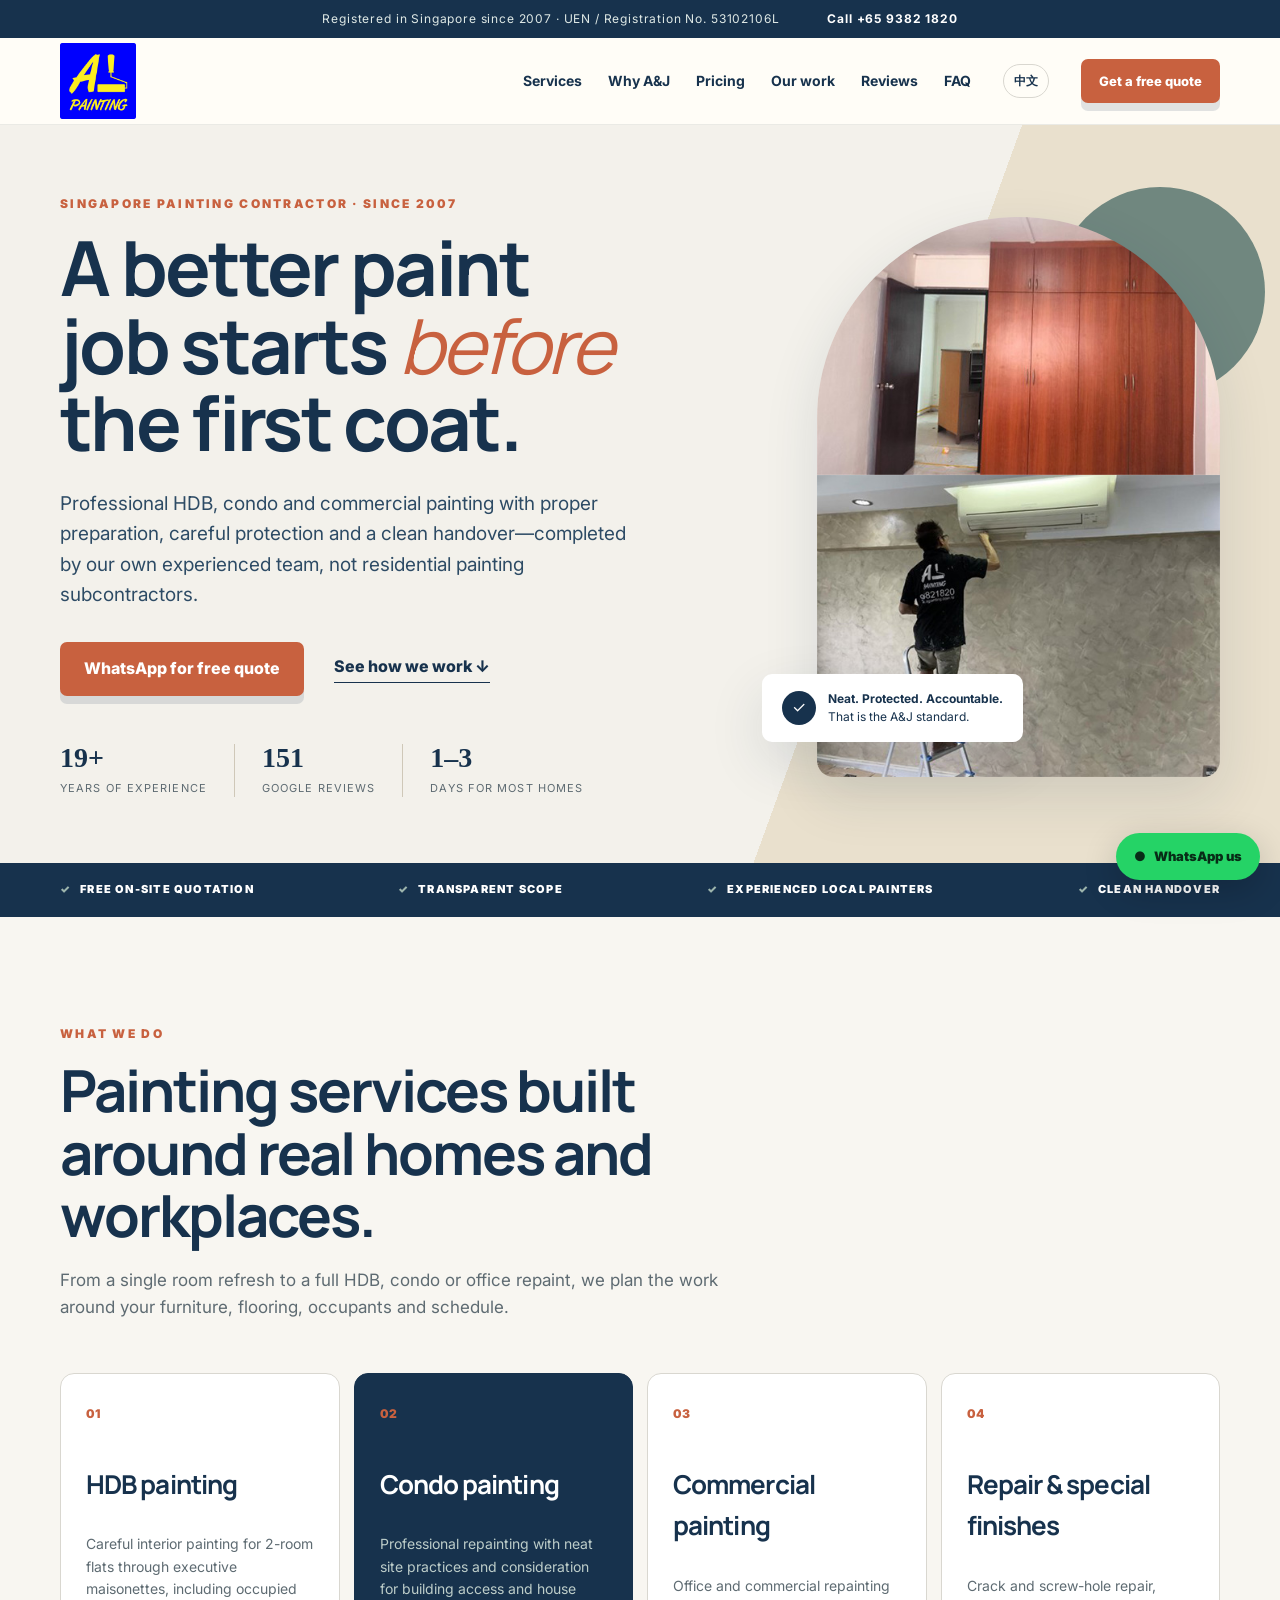
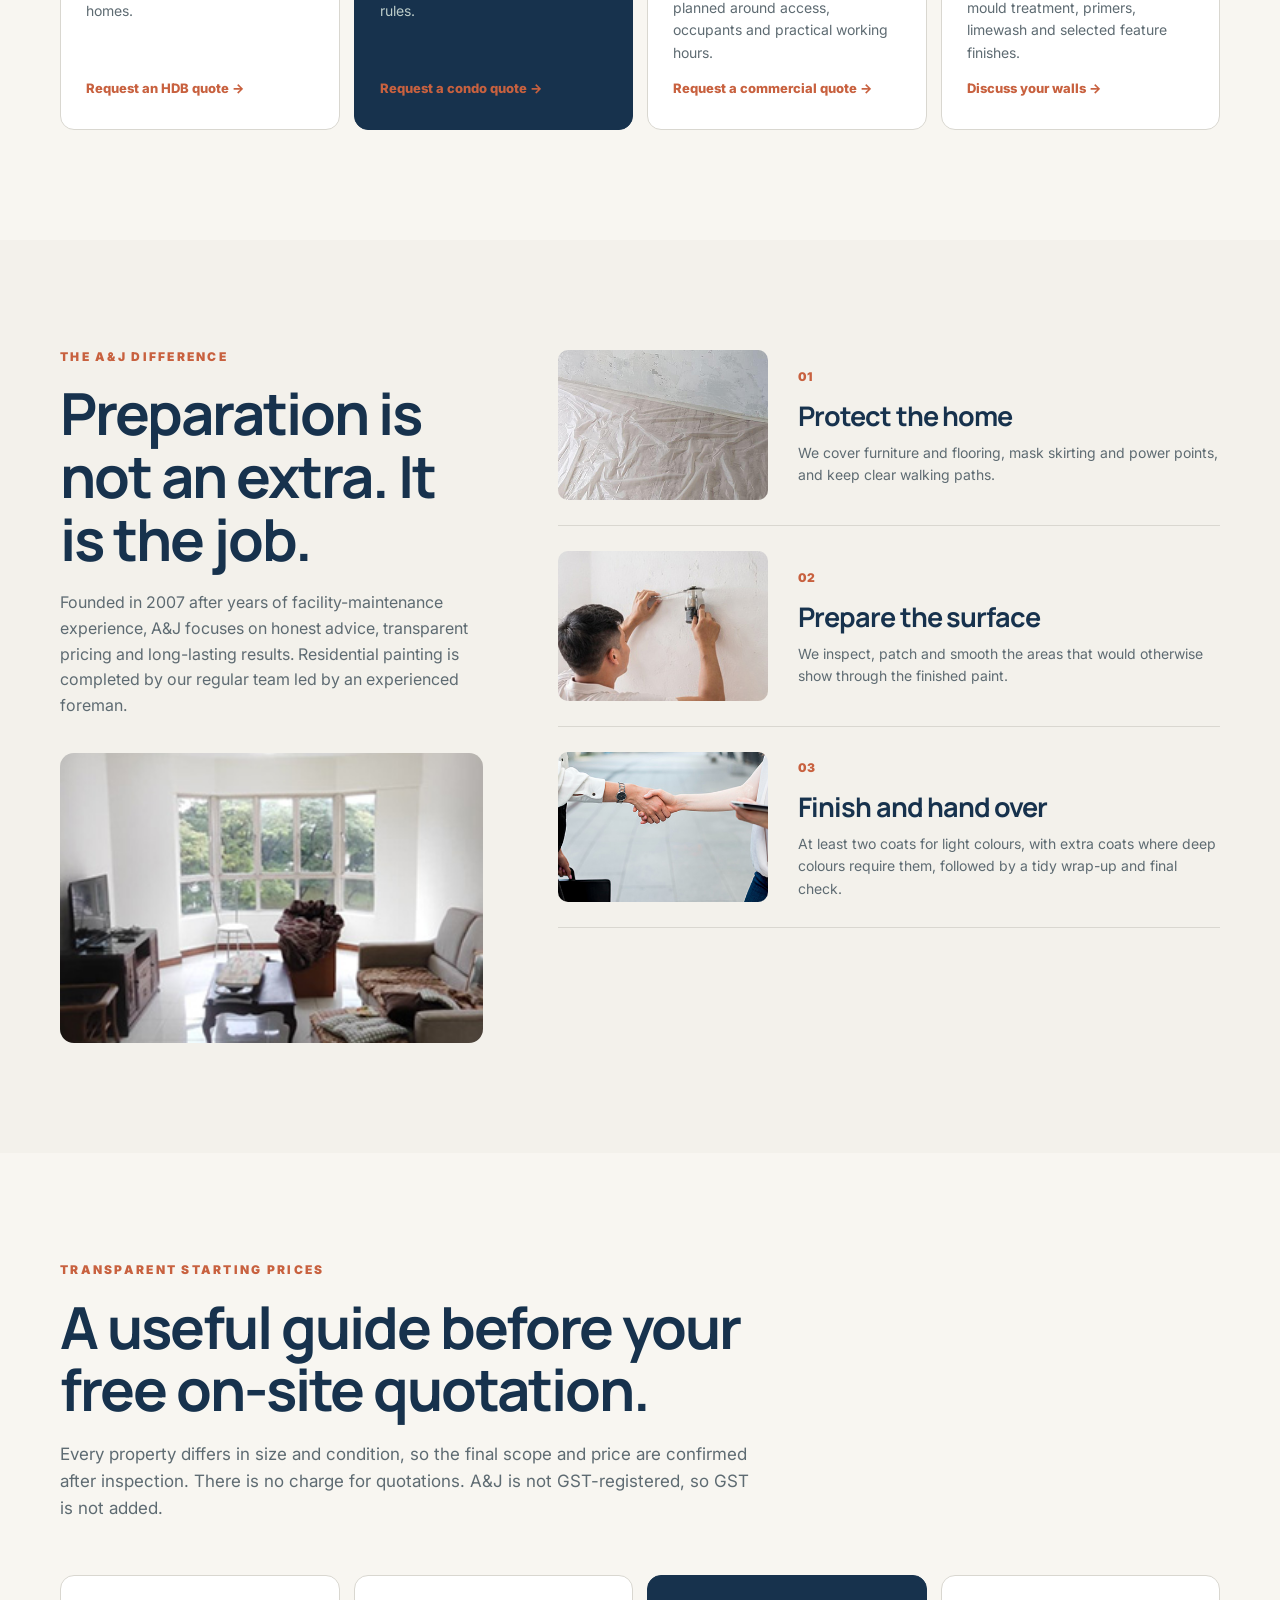
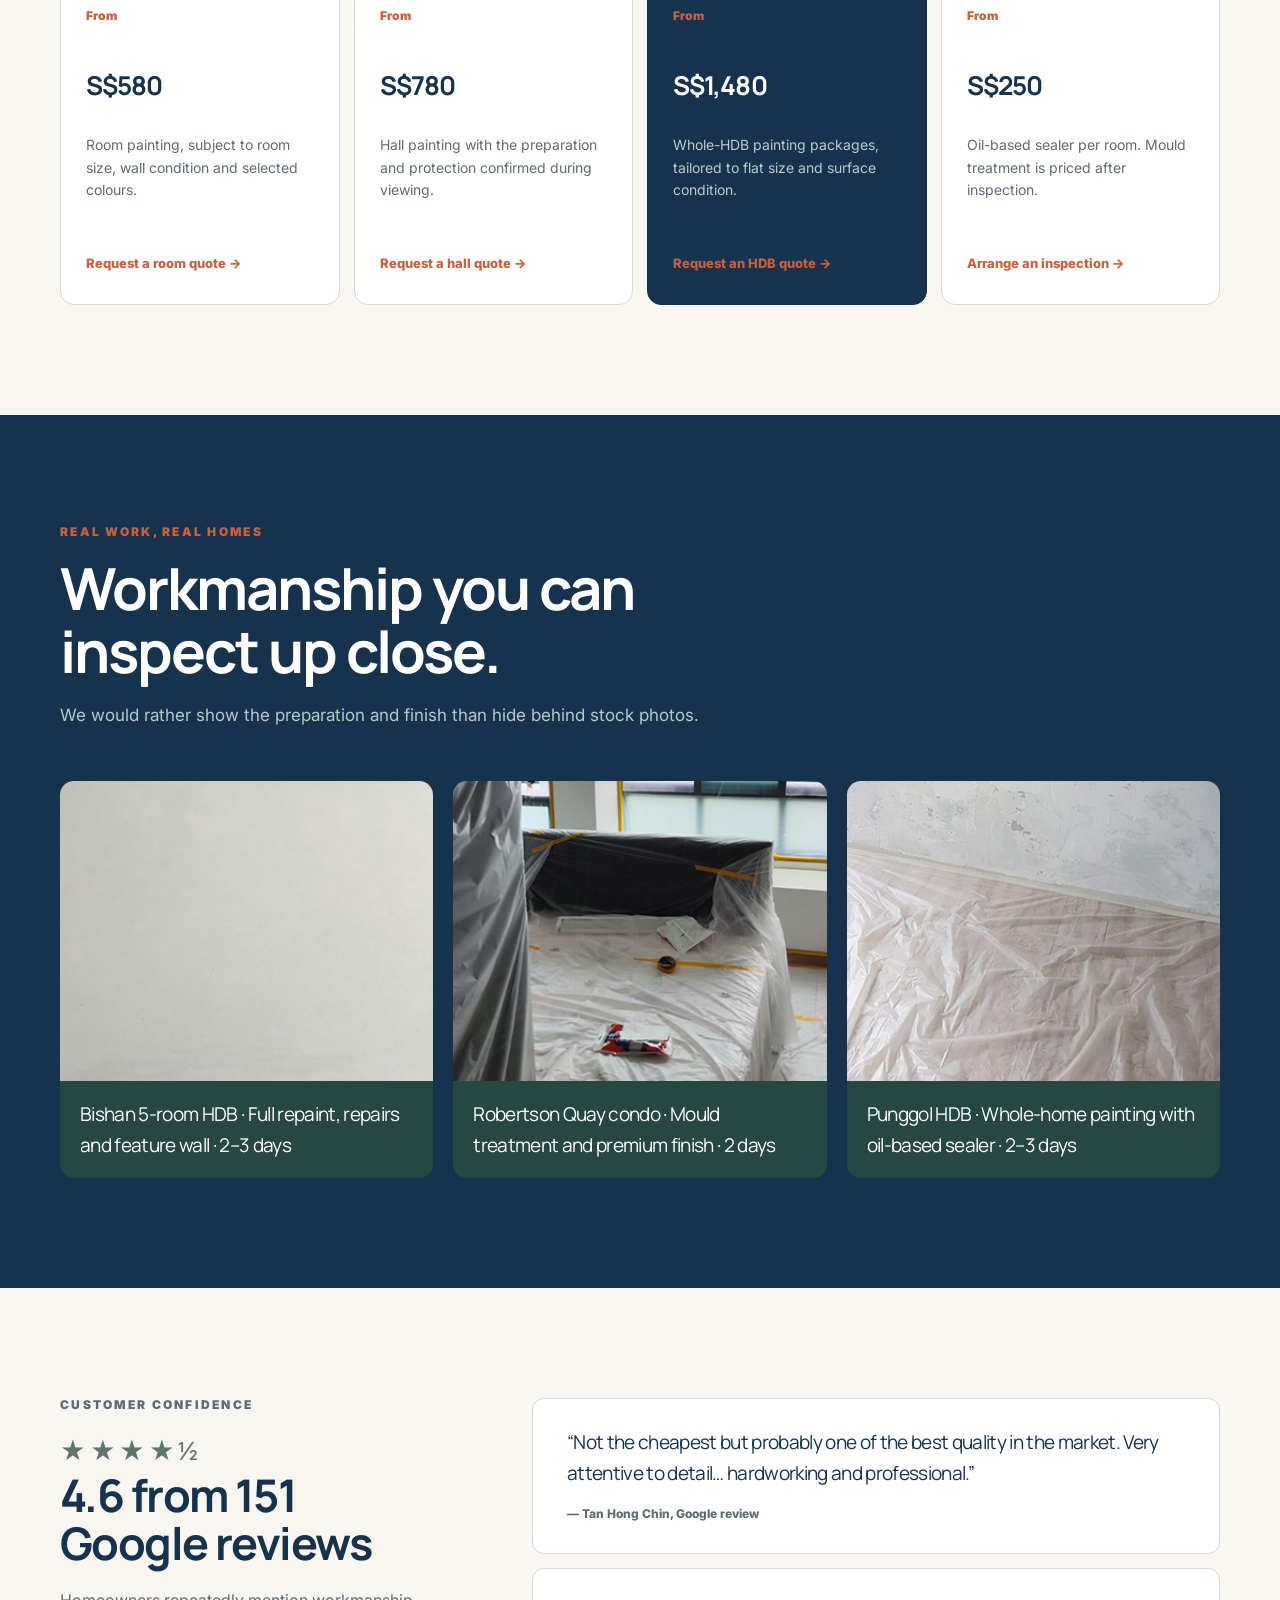
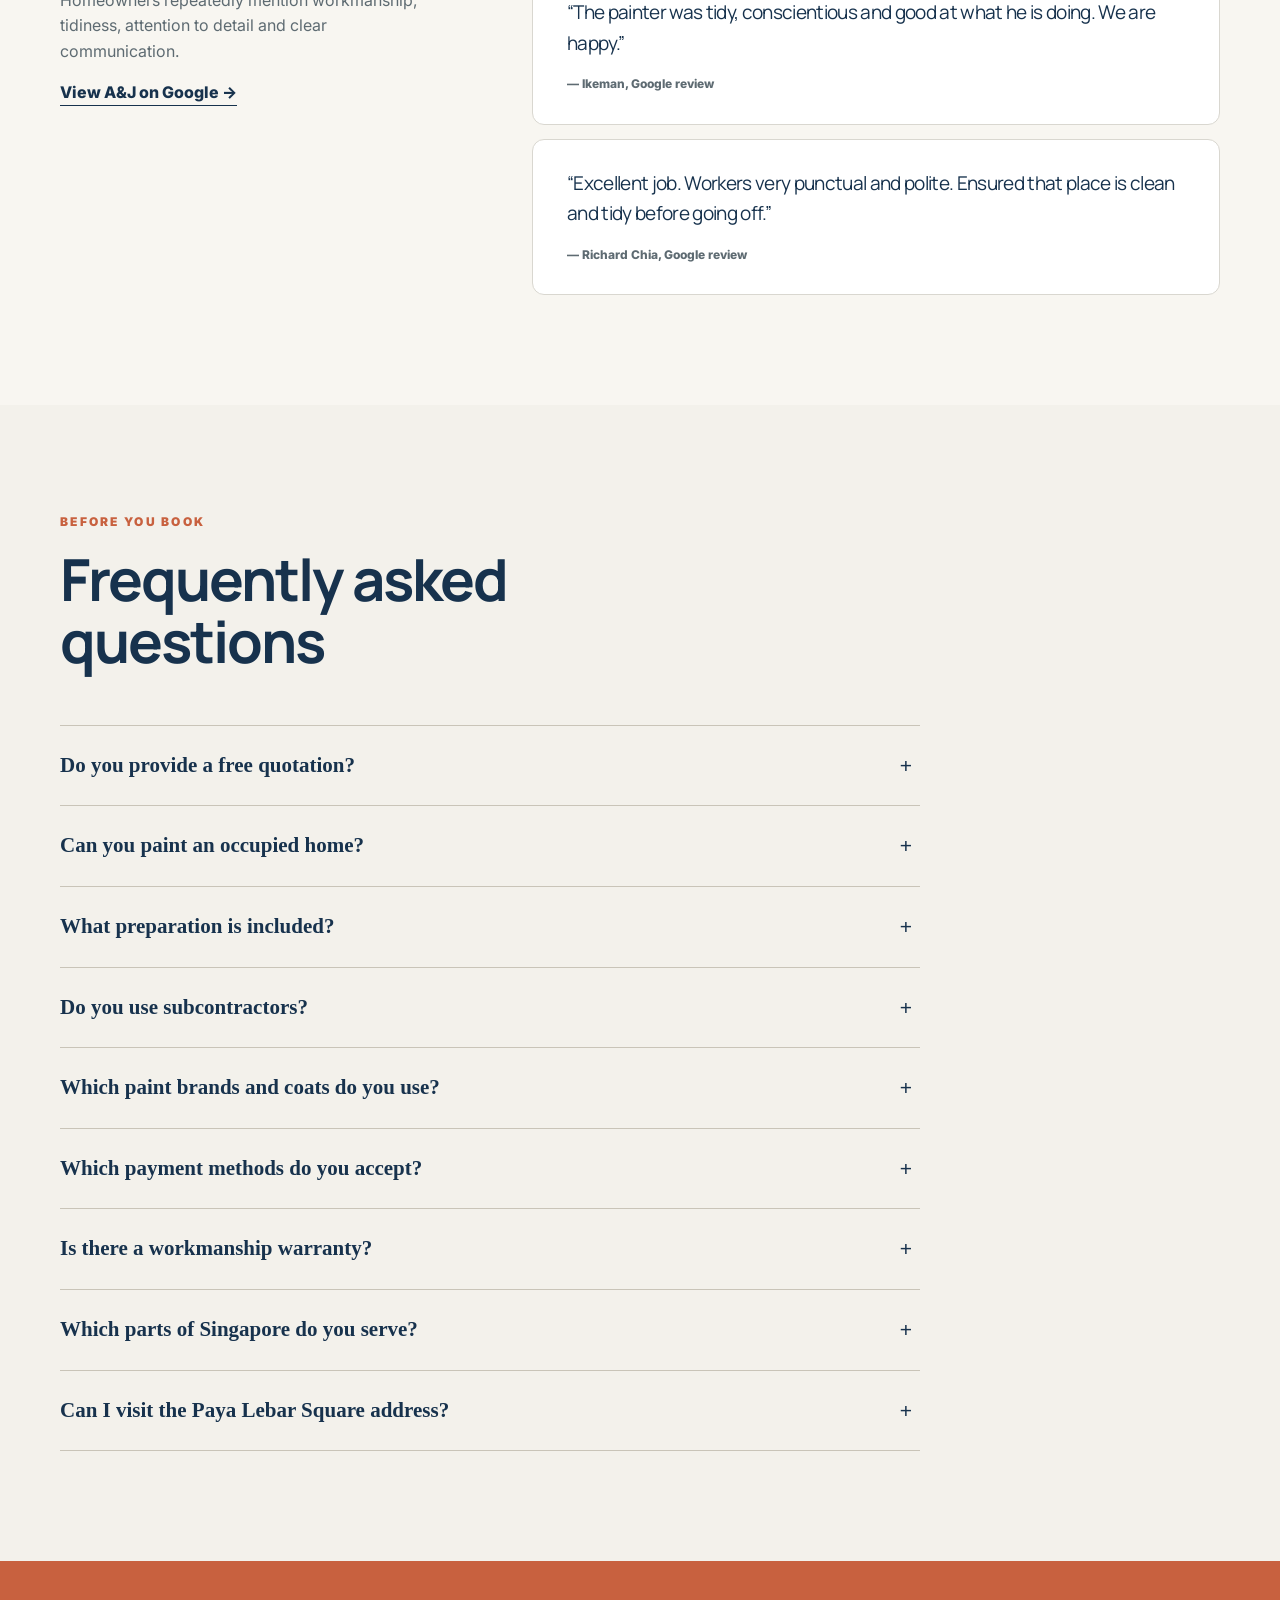
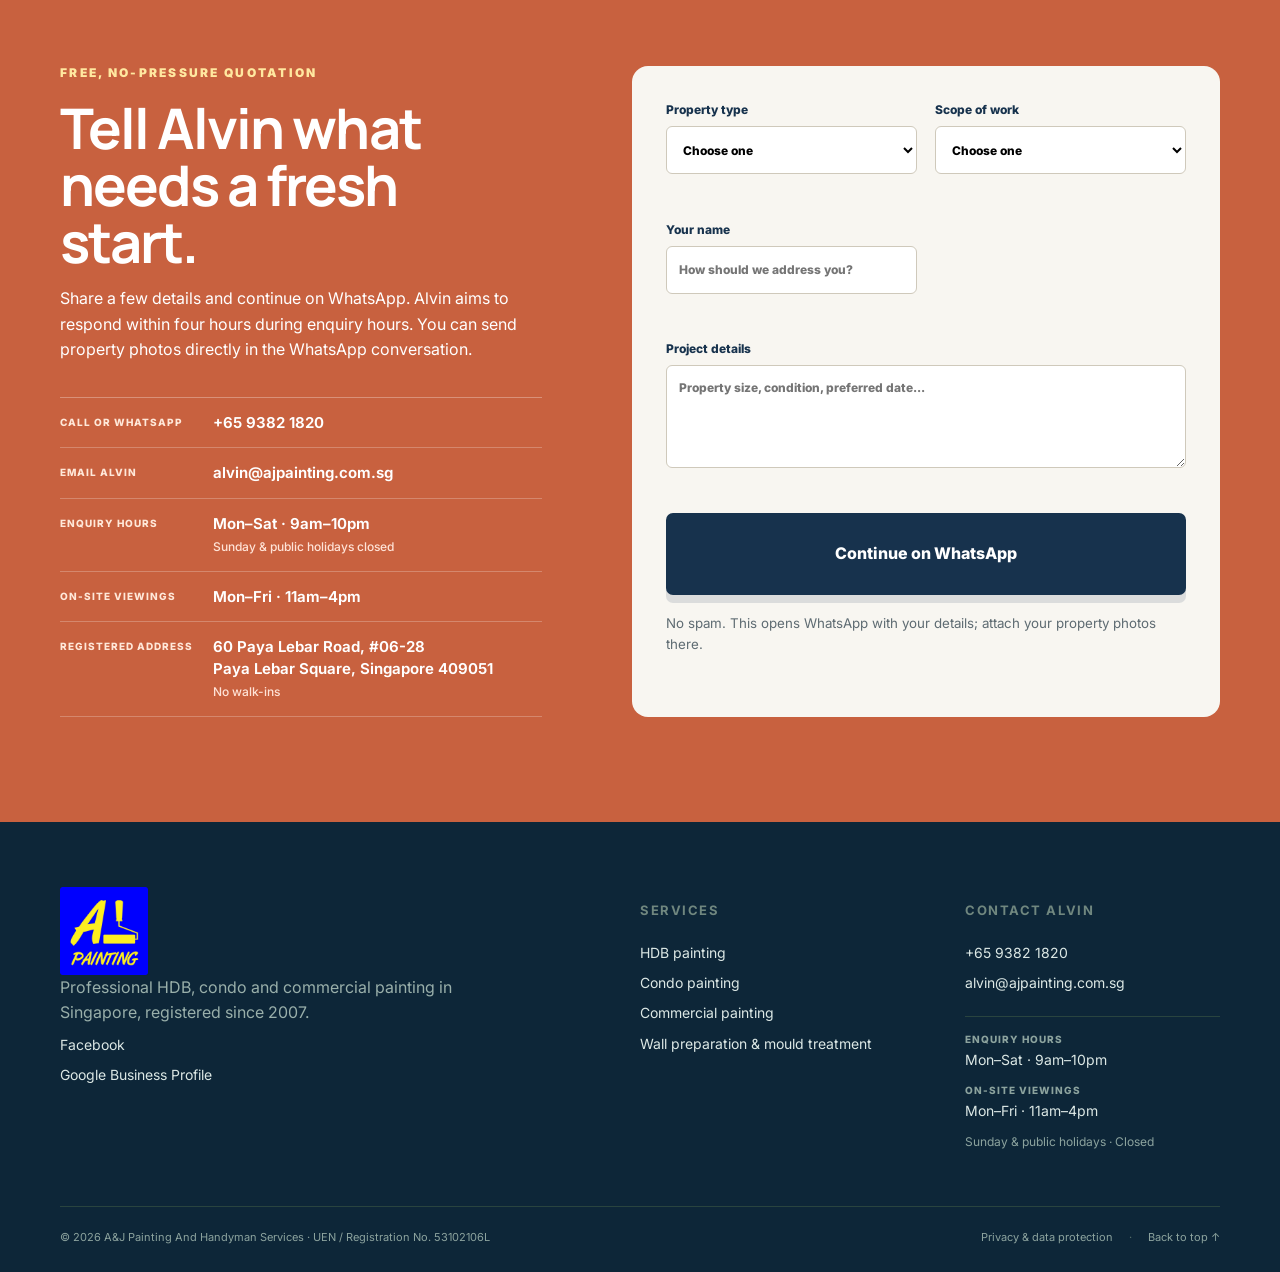
<file: index.html>
<!doctype html>
<html lang="en-SG">
<head>
  <meta charset="utf-8">
  <meta name="viewport" content="width=device-width, initial-scale=1">
  <title>Painting Services Singapore | HDB & Condo Painter | A&J</title>
  <meta name="description" content="A&J provides direct HDB, condo and commercial painting in Singapore. Own experienced team, proper preparation, transparent pricing and free quotations since 2007.">
  <!-- Temporary launch protection: remove this tag when the site is ready to be indexed. -->
  <meta name="robots" content="noindex, nofollow, noarchive, nosnippet, noimageindex">
  <link rel="canonical" href="https://www.ajpainting.com.sg/">
  <link rel="alternate" hreflang="en-SG" href="https://www.ajpainting.com.sg/">
  <link rel="alternate" hreflang="zh-SG" href="https://www.ajpainting.com.sg/zh/">
  <link rel="alternate" hreflang="x-default" href="https://www.ajpainting.com.sg/">
  <script>
    try {
      if (!localStorage.getItem('aj-language') && /^zh\b/i.test(navigator.language)) {
        location.replace('zh/' + location.hash);
      }
    } catch (error) {}
  </script>
  <link rel="icon" href="assets/images/logo.png">
  <link rel="manifest" href="site.webmanifest">
  <link rel="preload" href="assets/images/hero.jpg" as="image" fetchpriority="high">
  <link rel="preconnect" href="https://fonts.googleapis.com">
  <link rel="preconnect" href="https://fonts.gstatic.com" crossorigin>
  <link href="https://fonts.googleapis.com/css2?family=Inter:wght@400;500;600;700;800&family=Manrope:wght@600;700;800&display=swap" rel="stylesheet">
  <link rel="stylesheet" href="styles.css">
  <meta property="og:type" content="website">
  <meta property="og:locale" content="en_SG">
  <meta property="og:title" content="A&J Painting — A Better Paint Job Starts Before the First Coat">
  <meta property="og:description" content="Direct painting contractor for Singapore homes. Established since 2007, with proper protection, preparation and a clean handover.">
  <meta property="og:url" content="https://www.ajpainting.com.sg/">
  <meta property="og:image" content="https://www.ajpainting.com.sg/assets/images/hero.jpg">
  <meta name="twitter:card" content="summary_large_image">
  <script type="application/ld+json">
  {
    "@context": "https://schema.org",
    "@type": "HousePainter",
    "@id": "https://www.ajpainting.com.sg/#business",
    "name": "A&J Painting And Handyman Services",
    "legalName": "A&J Painting And Handyman Services",
    "description": "Direct HDB, condominium and commercial painting contractor in Singapore with an experienced in-house residential painting team, proper surface preparation, transparent pricing and free on-site quotations.",
    "slogan": "Honest pricing. Quality workmanship. Reliable service.",
    "url": "https://www.ajpainting.com.sg/",
    "image": "https://www.ajpainting.com.sg/assets/images/hero.jpg",
    "logo": "https://www.ajpainting.com.sg/assets/images/logo.png",
    "telephone": "+65 9382 1820",
    "email": "alvin@ajpainting.com.sg",
    "foundingDate": "2007",
    "identifier": {
      "@type": "PropertyValue",
      "propertyID": "Singapore UEN / Registration Number",
      "value": "53102106L"
    },
    "priceRange": "From S$580",
    "currenciesAccepted": "SGD",
    "paymentAccepted": "Cash, PayNow, bank transfer, credit card, debit card, interest-free instalment plan",
    "knowsLanguage": ["English", "Mandarin"],
    "areaServed": {
      "@type": "Country",
      "name": "Singapore"
    },
    "address": {
      "@type": "PostalAddress",
      "streetAddress": "60 Paya Lebar Road, #06-28, Paya Lebar Square",
      "addressLocality": "Singapore",
      "postalCode": "409051",
      "addressCountry": "SG"
    },
    "geo": {
      "@type": "GeoCoordinates",
      "latitude": 1.31886,
      "longitude": 103.89269
    },
    "openingHoursSpecification": [{
      "@type": "OpeningHoursSpecification",
      "dayOfWeek": ["Monday", "Tuesday", "Wednesday", "Thursday", "Friday", "Saturday"],
      "opens": "09:00",
      "closes": "22:00",
      "description": "Telephone enquiry hours; closed on Sundays and public holidays"
    }],
    "contactPoint": {
      "@type": "ContactPoint",
      "contactType": "customer enquiries",
      "name": "Alvin",
      "telephone": "+65 9382 1820",
      "email": "alvin@ajpainting.com.sg",
      "availableLanguage": ["English", "Mandarin"],
      "hoursAvailable": {
        "@type": "OpeningHoursSpecification",
        "dayOfWeek": ["Monday", "Tuesday", "Wednesday", "Thursday", "Friday", "Saturday"],
        "opens": "09:00",
        "closes": "22:00",
        "description": "Closed on Sundays and public holidays"
      }
    },
    "hasOfferCatalog": {
      "@type": "OfferCatalog",
      "name": "Painting services",
      "itemListElement": [
        {"@type": "Offer", "itemOffered": {"@type": "Service", "name": "HDB painting"}},
        {"@type": "Offer", "itemOffered": {"@type": "Service", "name": "Condominium painting"}},
        {"@type": "Offer", "itemOffered": {"@type": "Service", "name": "Commercial and office painting"}},
        {"@type": "Offer", "itemOffered": {"@type": "Service", "name": "Wall repair and surface preparation"}},
        {"@type": "Offer", "itemOffered": {"@type": "Service", "name": "Mould treatment"}},
        {"@type": "Offer", "itemOffered": {"@type": "Service", "name": "Limewash and special finishes"}}
      ]
    },
    "sameAs": [
      "https://www.facebook.com/ajpaintingsingapore/",
      "https://maps.app.goo.gl/hkcWptve9Jr11ZDr7?g_st=ic"
    ]
  }
  </script>
</head>
<body>
  <a class="skip-link" href="#main">Skip to content</a>
  <header class="site-header" id="top">
    <div class="trustbar"><span>Registered in Singapore since 2007 · UEN / Registration No. 53102106L</span><a href="tel:+6593821820">Call +65 9382 1820</a></div>
    <nav class="nav container" aria-label="Main navigation">
      <a class="brand" href="#top" aria-label="A&J Painting home"><img src="assets/images/logo.png" alt="A&J Painting" width="88" height="88"></a>
      <button class="menu-toggle" type="button" aria-expanded="false" aria-controls="nav-links"><span></span><span></span><span></span><span class="sr-only">Open menu</span></button>
      <div class="nav-links" id="nav-links"><a href="#services">Services</a><a href="#why-us">Why A&J</a><a href="#pricing">Pricing</a><a href="#work">Our work</a><a href="#reviews">Reviews</a><a href="#faq">FAQ</a></div>
      <a class="language-toggle" href="zh/" data-language="zh" lang="zh-SG" hreflang="zh-SG" aria-label="Switch to Chinese">中文</a>
      <a class="button button-small" href="https://wa.me/6593821820?text=Hi%20A%26J%20Painting%2C%20I%27d%20like%20a%20free%20quotation." target="_blank" rel="noopener">Get a free quote</a>
    </nav>
  </header>

  <main id="main">
    <section class="hero">
      <div class="container hero-grid">
        <div class="hero-copy reveal">
          <p class="eyebrow">Singapore painting contractor · Since 2007</p>
          <h1>A better paint job starts <em>before</em> the first coat.</h1>
          <p class="hero-lede">Professional HDB, condo and commercial painting with proper preparation, careful protection and a clean handover—completed by our own experienced team, not residential painting subcontractors.</p>
          <div class="hero-actions"><a class="button" href="https://wa.me/6593821820?text=Hi%20A%26J%20Painting%2C%20I%27d%20like%20a%20free%20on-site%20quotation." target="_blank" rel="noopener">WhatsApp for free quote</a><a class="text-link" href="#work">See how we work <span>↓</span></a></div>
          <ul class="hero-proof" aria-label="Reasons to choose A&J"><li><b>19+</b><span>years of experience</span></li><li><b>151</b><span>Google reviews</span></li><li><b>1–3</b><span>days for most homes</span></li></ul>
        </div>
        <div class="hero-visual reveal">
          <div class="paint-swatch" aria-hidden="true"></div>
          <img src="assets/images/hero.jpg" alt="A&J painter carefully painting a Singapore home interior" width="500" height="695" fetchpriority="high">
          <div class="hero-note"><span>✓</span><p><b>Neat. Protected. Accountable.</b><br>That is the A&J standard.</p></div>
        </div>
      </div>
    </section>

    <section class="confidence-strip" aria-label="A&J service commitments"><div class="container"><span>Free on-site quotation</span><span>Transparent scope</span><span>Experienced local painters</span><span>Clean handover</span></div></section>

    <section class="section" id="services">
      <div class="container">
        <div class="section-heading reveal"><p class="eyebrow">What we do</p><h2>Painting services built around real homes and workplaces.</h2><p>From a single room refresh to a full HDB, condo or office repaint, we plan the work around your furniture, flooring, occupants and schedule.</p></div>
        <div class="service-grid">
          <article class="service-card reveal"><span class="number">01</span><h3>HDB painting</h3><p>Careful interior painting for 2-room flats through executive maisonettes, including occupied homes.</p><a href="#quote">Request an HDB quote →</a></article>
          <article class="service-card featured reveal"><span class="number">02</span><h3>Condo painting</h3><p>Professional repainting with neat site practices and consideration for building access and house rules.</p><a href="#quote">Request a condo quote →</a></article>
          <article class="service-card reveal"><span class="number">03</span><h3>Commercial painting</h3><p>Office and commercial repainting planned around access, occupants and practical working hours.</p><a href="#quote">Request a commercial quote →</a></article>
          <article class="service-card reveal"><span class="number">04</span><h3>Repair & special finishes</h3><p>Crack and screw-hole repair, mould treatment, primers, limewash and selected feature finishes.</p><a href="#quote">Discuss your walls →</a></article>
        </div>
      </div>
    </section>

    <section class="section process" id="why-us">
      <div class="container process-grid">
        <div class="process-intro reveal"><p class="eyebrow">The A&J difference</p><h2>Preparation is not an extra. It is the job.</h2><p>Founded in 2007 after years of facility-maintenance experience, A&J focuses on honest advice, transparent pricing and long-lasting results. Residential painting is completed by our regular team led by an experienced foreman.</p><img src="assets/images/painter.jpg" alt="Experienced A&J painter at work" width="285" height="320" loading="lazy"></div>
        <div class="process-steps">
          <article class="reveal"><img src="assets/images/floor-protection.jpg" alt="Floor protection before painting" width="387" height="280" loading="lazy"><div><span>01</span><h3>Protect the home</h3><p>We cover furniture and flooring, mask skirting and power points, and keep clear walking paths.</p></div></article>
          <article class="reveal"><img src="assets/images/wall-prep.jpg" alt="Wall repair and surface preparation" width="387" height="280" loading="lazy"><div><span>02</span><h3>Prepare the surface</h3><p>We inspect, patch and smooth the areas that would otherwise show through the finished paint.</p></div></article>
          <article class="reveal"><img src="assets/images/clean-handover.jpg" alt="Clean room after painting handover" width="387" height="280" loading="lazy"><div><span>03</span><h3>Finish and hand over</h3><p>At least two coats for light colours, with extra coats where deep colours require them, followed by a tidy wrap-up and final check.</p></div></article>
        </div>
      </div>
    </section>

    <section class="section" id="pricing">
      <div class="container">
        <div class="section-heading reveal"><p class="eyebrow">Transparent starting prices</p><h2>A useful guide before your free on-site quotation.</h2><p>Every property differs in size and condition, so the final scope and price are confirmed after inspection. There is no charge for quotations. A&J is not GST-registered, so GST is not added.</p></div>
        <div class="service-grid pricing-grid">
          <article class="service-card reveal"><span class="number">From</span><h3>S$580</h3><p>Room painting, subject to room size, wall condition and selected colours.</p><a href="#quote">Request a room quote →</a></article>
          <article class="service-card reveal"><span class="number">From</span><h3>S$780</h3><p>Hall painting with the preparation and protection confirmed during viewing.</p><a href="#quote">Request a hall quote →</a></article>
          <article class="service-card featured reveal"><span class="number">From</span><h3>S$1,480</h3><p>Whole-HDB painting packages, tailored to flat size and surface condition.</p><a href="#quote">Request an HDB quote →</a></article>
          <article class="service-card reveal"><span class="number">From</span><h3>S$250</h3><p>Oil-based sealer per room. Mould treatment is priced after inspection.</p><a href="#quote">Arrange an inspection →</a></article>
        </div>
      </div>
    </section>

    <section class="section work" id="work">
      <div class="container">
        <div class="section-heading light reveal"><p class="eyebrow">Real work, real homes</p><h2>Workmanship you can inspect up close.</h2><p>We would rather show the preparation and finish than hide behind stock photos.</p></div>
        <div class="work-grid"><figure class="reveal"><img src="assets/images/smooth-finish.jpg" alt="Smooth finished wall by A&J Painting" width="387" height="280" loading="lazy"><figcaption>Bishan 5-room HDB · Full repaint, repairs and feature wall · 2–3 days</figcaption></figure><figure class="reveal"><img src="assets/images/furniture-cover.jpg" alt="Furniture fully covered before painting" width="387" height="280" loading="lazy"><figcaption>Robertson Quay condo · Mould treatment and premium finish · 2 days</figcaption></figure><figure class="reveal"><img src="assets/images/floor-protection.jpg" alt="Protected floors and masked edges" width="387" height="280" loading="lazy"><figcaption>Punggol HDB · Whole-home painting with oil-based sealer · 2–3 days</figcaption></figure></div>
      </div>
    </section>

    <section class="section reviews" id="reviews"><div class="container"><div class="reviews-summary reveal"><p class="eyebrow">Customer confidence</p><div class="rating">★★★★½</div><h2>4.6 from 151 Google reviews</h2><p>Homeowners repeatedly mention workmanship, tidiness, attention to detail and clear communication.</p><a class="text-link" href="https://maps.app.goo.gl/hkcWptve9Jr11ZDr7?g_st=ic" target="_blank" rel="noopener">View A&J on Google →</a></div><div class="review-cards"><blockquote class="reveal"><p>“Not the cheapest but probably one of the best quality in the market. Very attentive to detail… hardworking and professional.”</p><footer>— Tan Hong Chin, Google review</footer></blockquote><blockquote class="reveal"><p>“The painter was tidy, conscientious and good at what he is doing. We are happy.”</p><footer>— Ikeman, Google review</footer></blockquote><blockquote class="reveal"><p>“Excellent job. Workers very punctual and polite. Ensured that place is clean and tidy before going off.”</p><footer>— Richard Chia, Google review</footer></blockquote></div></div></section>

    <section class="section faq" id="faq"><div class="container"><div class="section-heading reveal"><p class="eyebrow">Before you book</p><h2>Frequently asked questions</h2></div><div class="accordion">
      <details class="reveal"><summary>Do you provide a free quotation?</summary><p>Yes. A&J provides free on-site quotations for all property types. Viewing appointments are available Monday to Friday, 11am–4pm.</p></details>
      <details class="reveal"><summary>Can you paint an occupied home?</summary><p>Yes. We regularly work in lived-in homes. The team plans furniture movement and protection carefully and maintains usable access wherever practical.</p></details>
      <details class="reveal"><summary>What preparation is included?</summary><p>The exact scope is confirmed during quotation. Typical work includes wall inspection, crack and screw-hole repair, masking, furniture moving and covering, floor protection and colour consultation.</p></details>
      <details class="reveal"><summary>Do you use subcontractors?</summary><p>A&J does not subcontract residential painting. Our regular painting team handles preparation through completion. Electrical, plumbing, air-conditioning, carpentry, tiling and renovation work may be arranged through external partners.</p></details>
      <details class="reveal"><summary>Which paint brands and coats do you use?</summary><p>We use premium Nippon Paint and Dulux products. Light colours normally receive at least two coats; dark colours may require three to five. Oil- or water-based primers are applied where the surface requires them.</p></details>
      <details class="reveal"><summary>Which payment methods do you accept?</summary><p>We accept cash, PayNow, bank transfer, credit cards and debit cards. Interest-free instalment plans are also available; ask Alvin about the applicable terms when requesting your quotation.</p></details>
      <details class="reveal"><summary>Is there a workmanship warranty?</summary><p>Yes. Warranty coverage and rectification terms depend on the scope and are explained during quotation and stated on the invoice.</p></details>
      <details class="reveal"><summary>Which parts of Singapore do you serve?</summary><p>We serve homeowners across Singapore. Contact us with your postal code and project details to confirm availability.</p></details>
      <details class="reveal"><summary>Can I visit the Paya Lebar Square address?</summary><p>No. It is A&J’s registered address, not a customer-facing office, so walk-ins are not available. Please call or WhatsApp Alvin to arrange an on-site viewing at your property.</p></details>
    </div></div></section>

    <section class="quote-section" id="quote"><div class="container quote-grid"><div class="reveal"><p class="eyebrow">Free, no-pressure quotation</p><h2>Tell Alvin what needs a fresh start.</h2><p>Share a few details and continue on WhatsApp. Alvin aims to respond within four hours during enquiry hours. You can send property photos directly in the WhatsApp conversation.</p><div class="contact-list"><div class="contact-item"><span class="contact-label">Call or WhatsApp</span><a href="tel:+6593821820">+65 9382 1820</a></div><div class="contact-item"><span class="contact-label">Email Alvin</span><a href="mailto:alvin@ajpainting.com.sg">alvin@ajpainting.com.sg</a></div><div class="contact-item"><span class="contact-label">Enquiry hours</span><span>Mon–Sat · 9am–10pm<br><small>Sunday & public holidays closed</small></span></div><div class="contact-item"><span class="contact-label">On-site viewings</span><span>Mon–Fri · 11am–4pm</span></div><div class="contact-item"><span class="contact-label">Registered address</span><address>60 Paya Lebar Road, #06-28<br>Paya Lebar Square, Singapore 409051<br><small>No walk-ins</small></address></div></div></div><form id="quote-form" class="quote-form reveal"><label>Property type<select id="property" required><option value="">Choose one</option><option>HDB</option><option>Condominium</option><option>Landed property</option><option>Commercial</option><option>Other</option></select></label><label>Scope of work<select id="scope" required><option value="">Choose one</option><option>Whole home</option><option>Selected rooms</option><option>Single room / feature wall</option><option>Repair and repaint</option><option>Mould treatment</option><option>Other</option></select></label><label>Your name<input id="name" type="text" autocomplete="name" required placeholder="How should we address you?"></label><label>Project details<textarea id="details" rows="4" placeholder="Property size, condition, preferred date..."></textarea></label><button class="button" type="submit">Continue on WhatsApp</button><small>No spam. This opens WhatsApp with your details; attach your property photos there.</small></form></div></section>
  </main>

  <footer><div class="container footer-grid"><div><a class="brand footer-brand" href="#top" aria-label="A&J Painting home"><img src="assets/images/logo.png" alt="A&J Painting" width="88" height="88"></a><p>Professional HDB, condo and commercial painting in Singapore, registered since 2007.</p><a href="https://www.facebook.com/ajpaintingsingapore/" target="_blank" rel="noopener">Facebook</a><a href="https://maps.app.goo.gl/hkcWptve9Jr11ZDr7?g_st=ic" target="_blank" rel="noopener">Google Business Profile</a></div><div><h3>Services</h3><a href="#services">HDB painting</a><a href="#services">Condo painting</a><a href="#services">Commercial painting</a><a href="#services">Wall preparation & mould treatment</a></div><div class="footer-contact"><h3>Contact Alvin</h3><a href="tel:+6593821820">+65 9382 1820</a><a href="mailto:alvin@ajpainting.com.sg">alvin@ajpainting.com.sg</a><div class="footer-hours"><span>Enquiry hours</span><p>Mon–Sat · 9am–10pm</p><span>On-site viewings</span><p>Mon–Fri · 11am–4pm</p><small>Sunday & public holidays · Closed</small></div></div></div><div class="container legal"><span>© <span id="year"></span> A&J Painting And Handyman Services · UEN / Registration No. 53102106L</span><span class="legal-links"><a href="privacy.html">Privacy & data protection</a><a href="#top">Back to top ↑</a></span></div></footer>

  <a class="whatsapp-float" href="https://wa.me/6593821820?text=Hi%20A%26J%20Painting%2C%20I%27d%20like%20a%20free%20quotation." target="_blank" rel="noopener" aria-label="Chat with A&J Painting on WhatsApp"><span>●</span> WhatsApp us</a>
  <script src="script.js" defer></script>
</body>
</html>
</file>
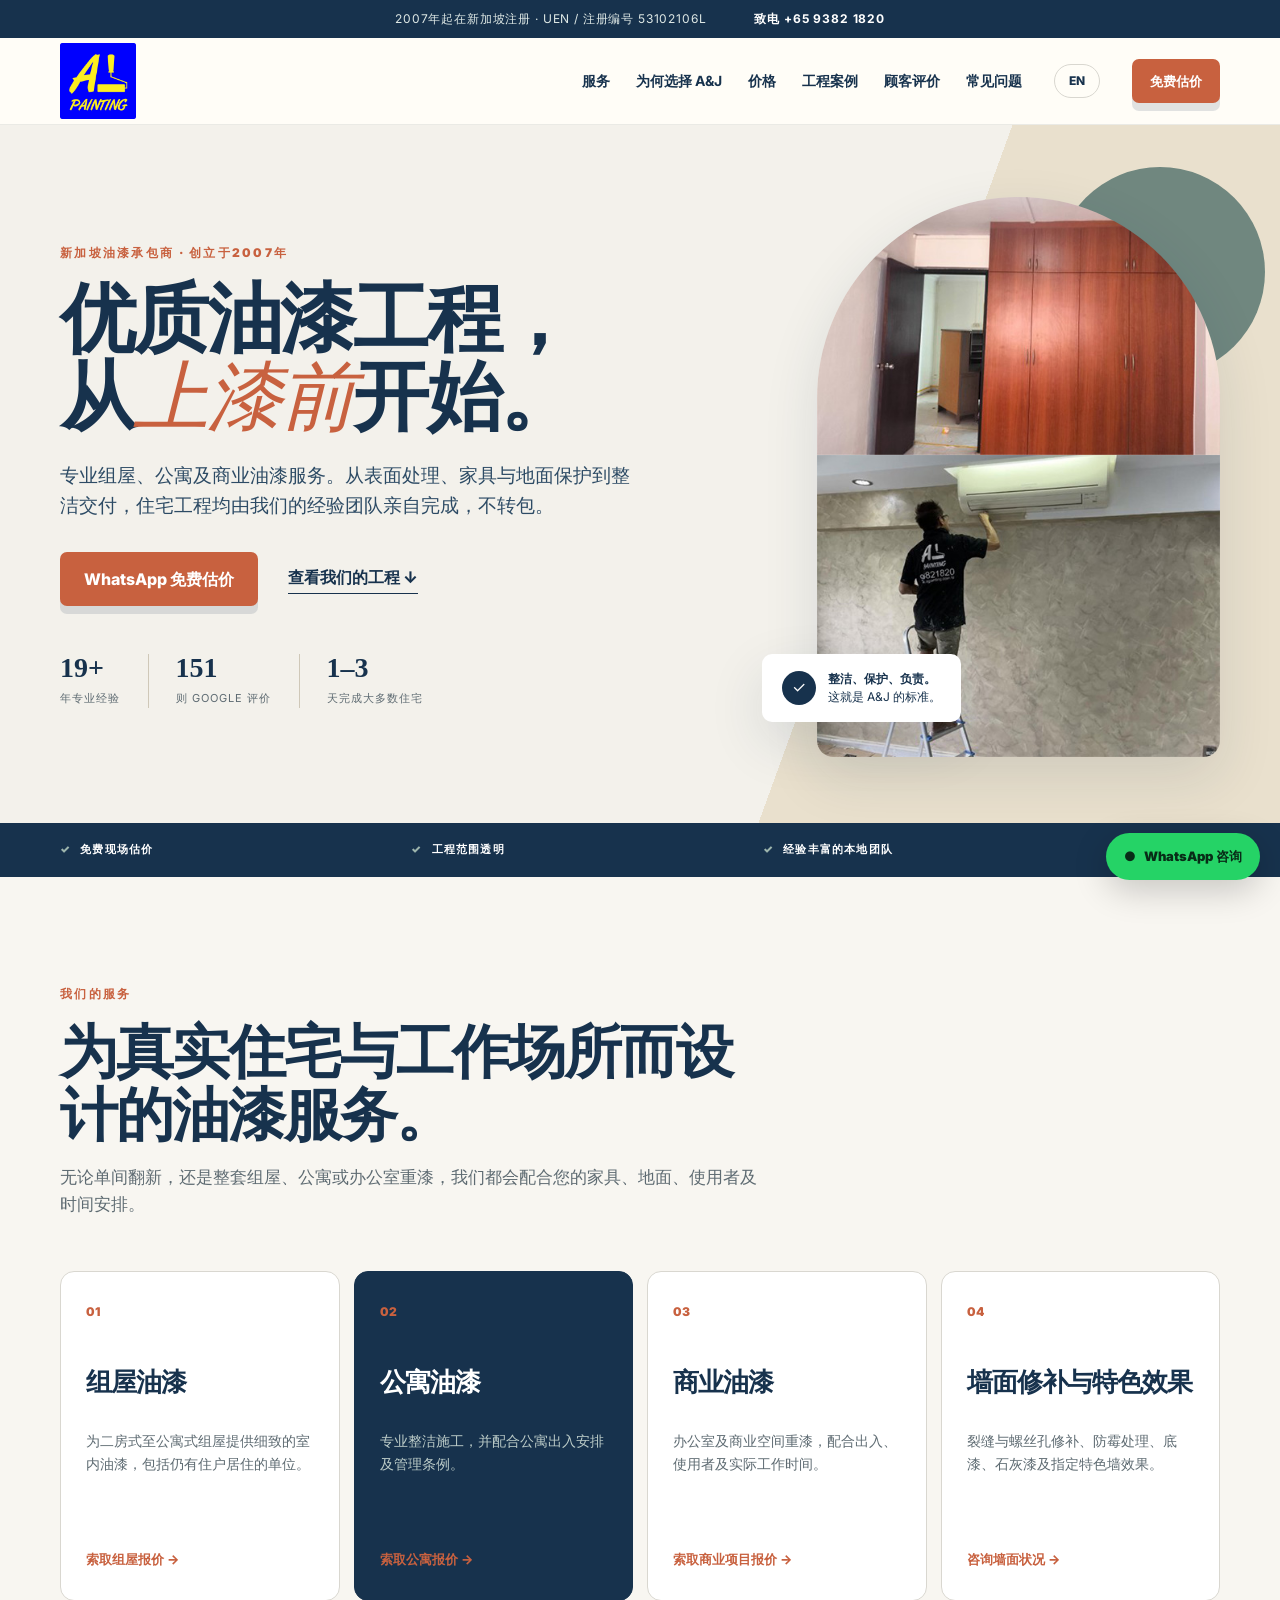
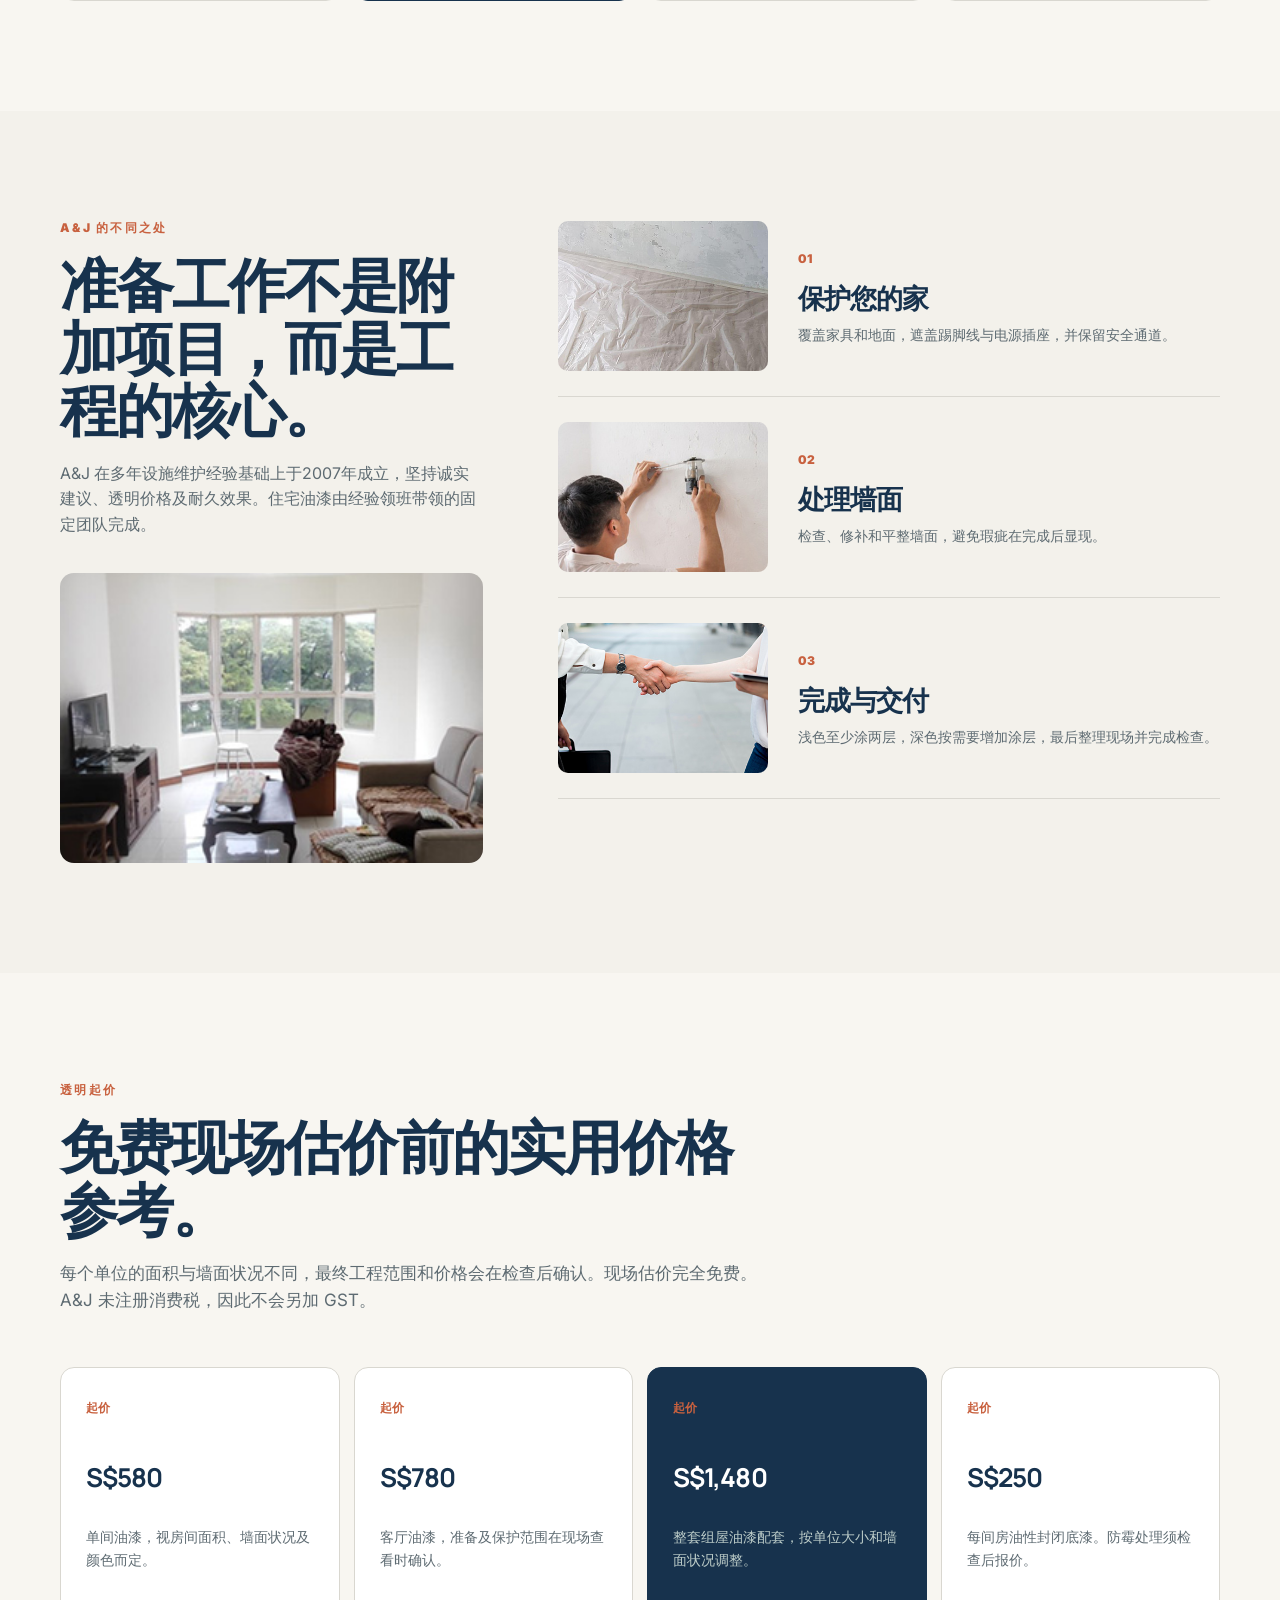
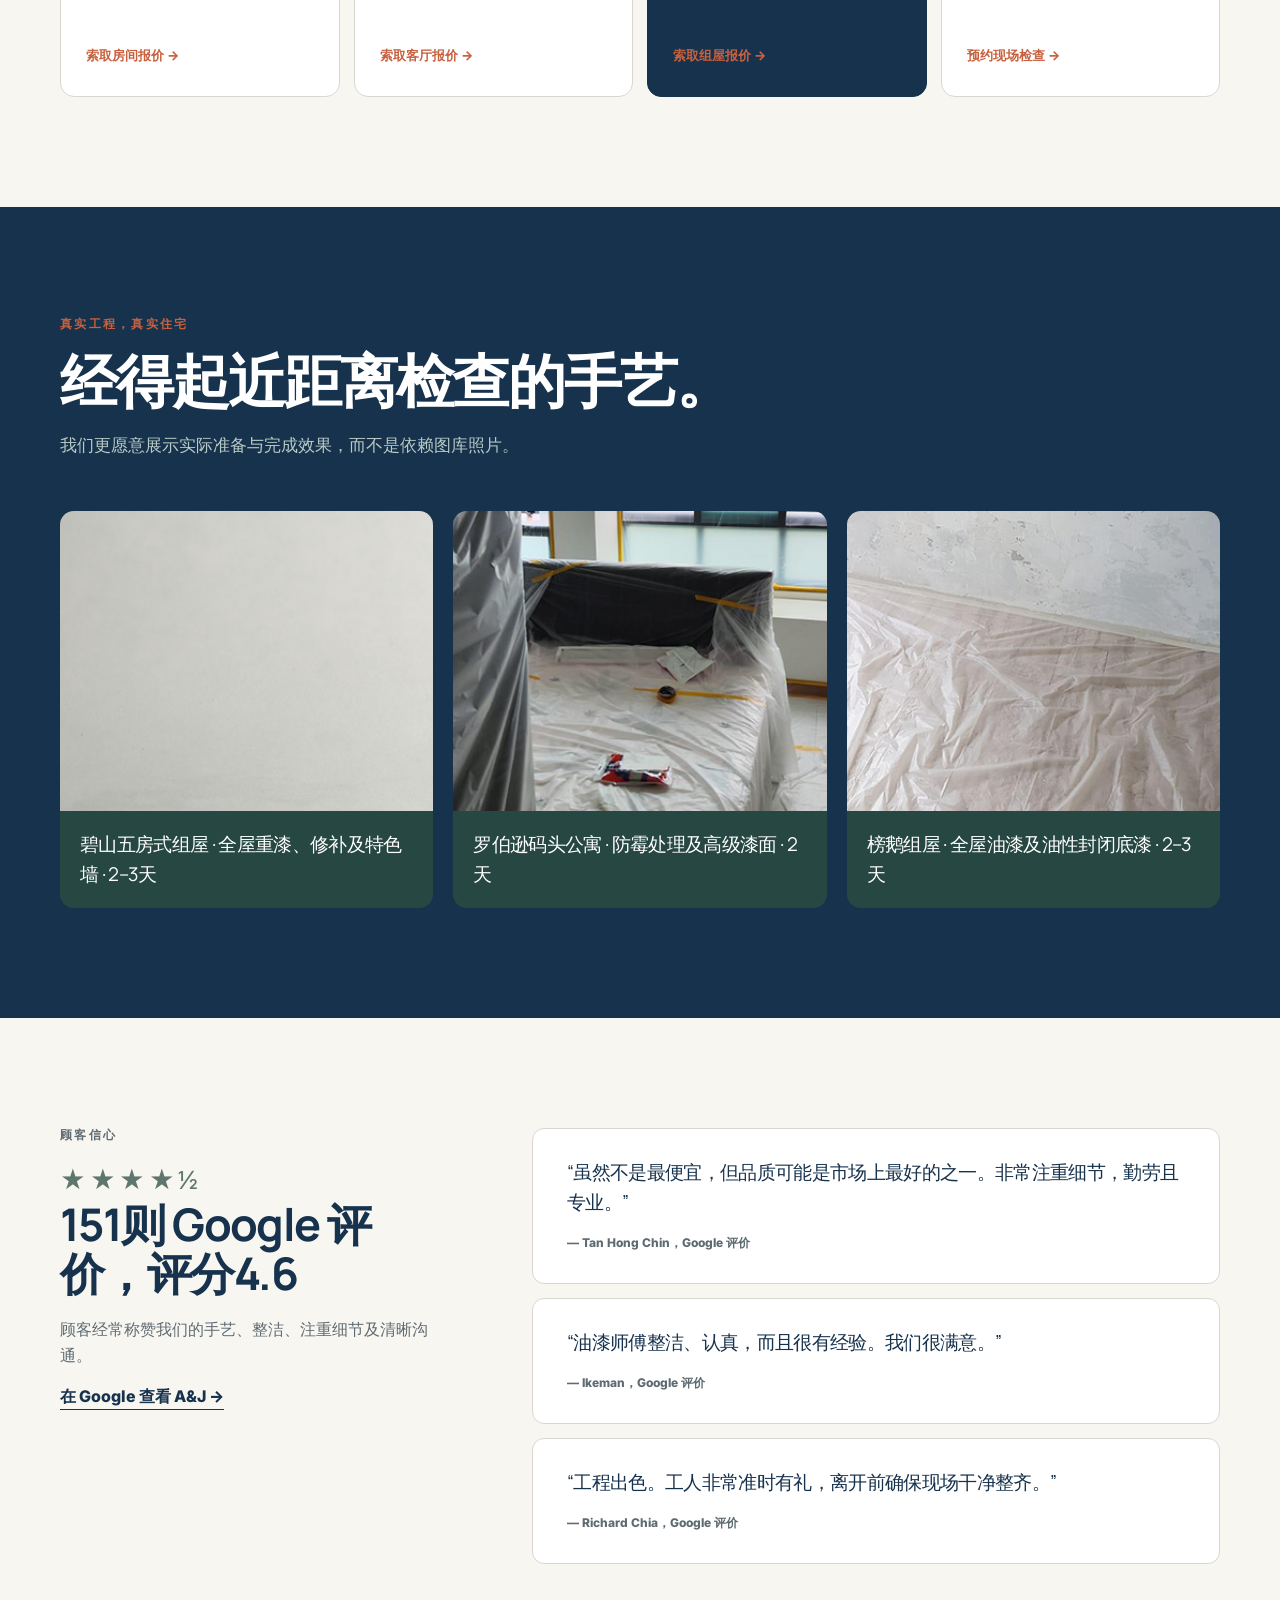
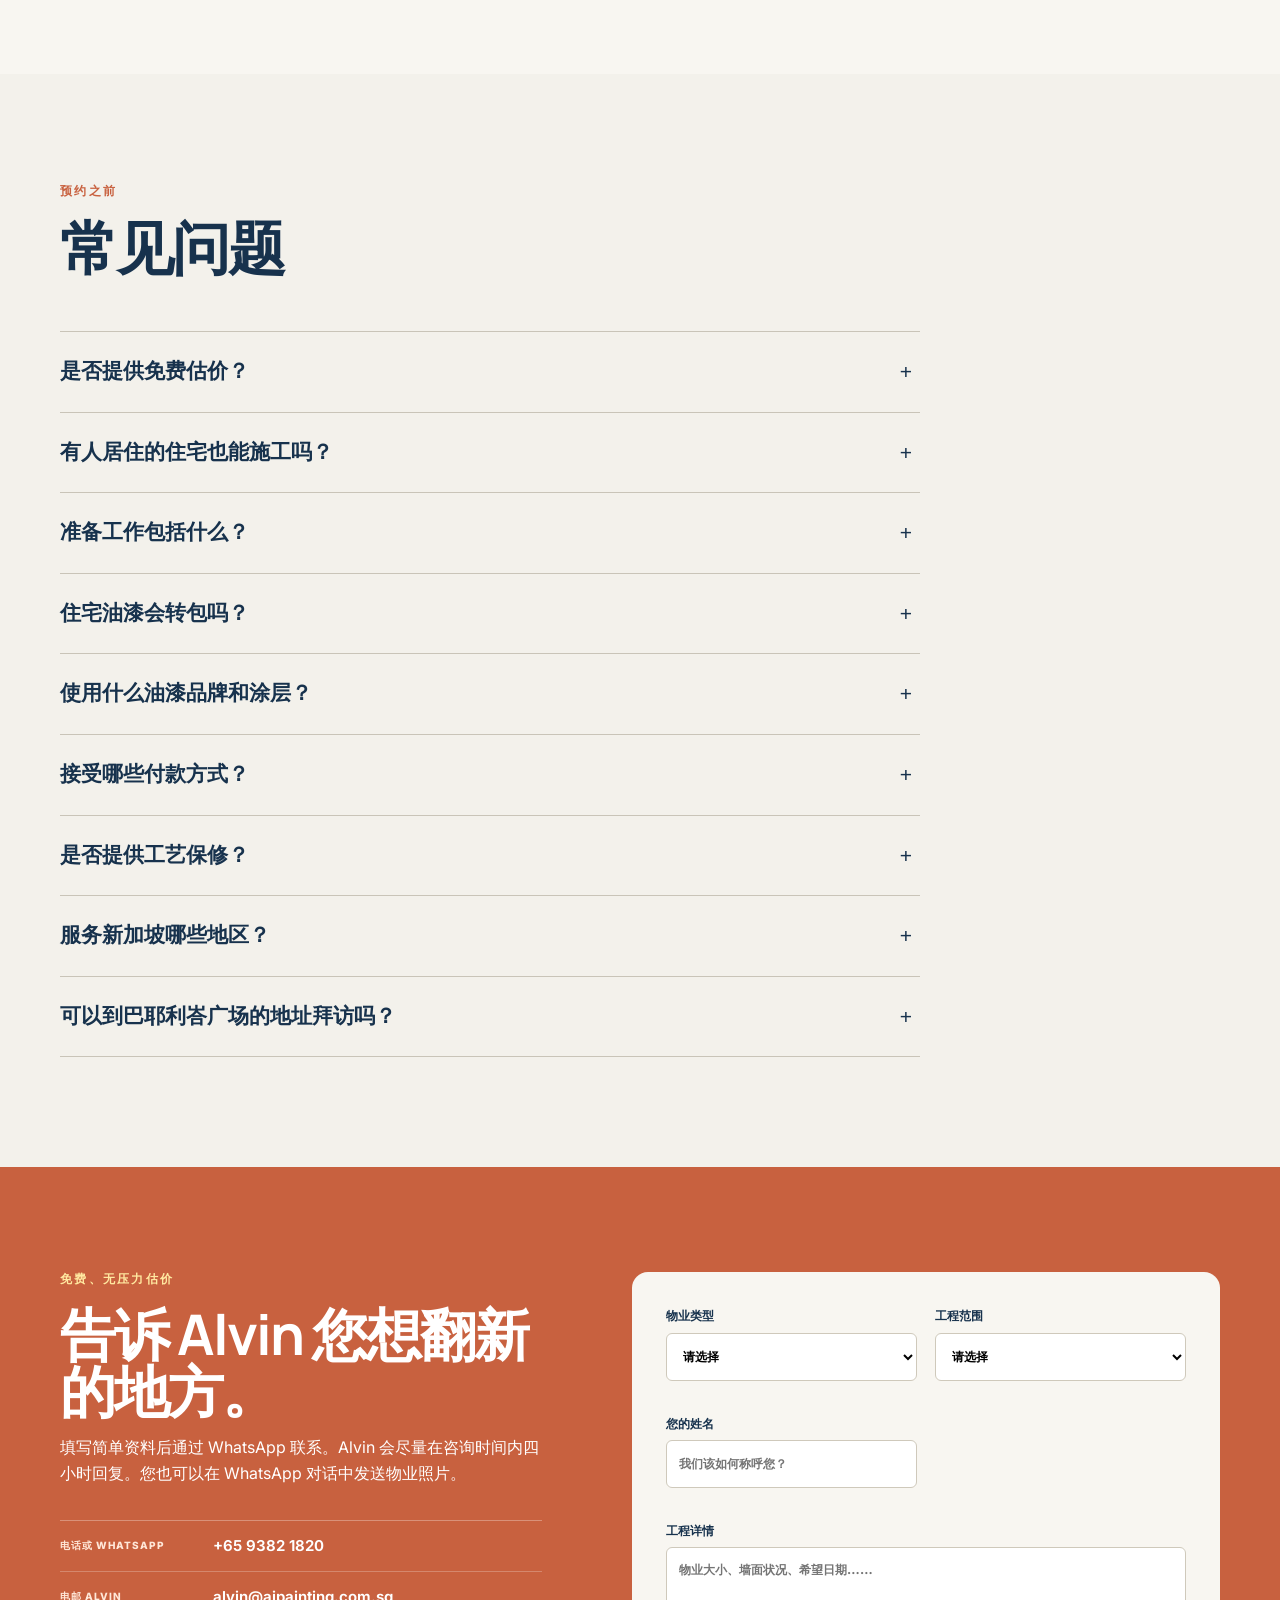
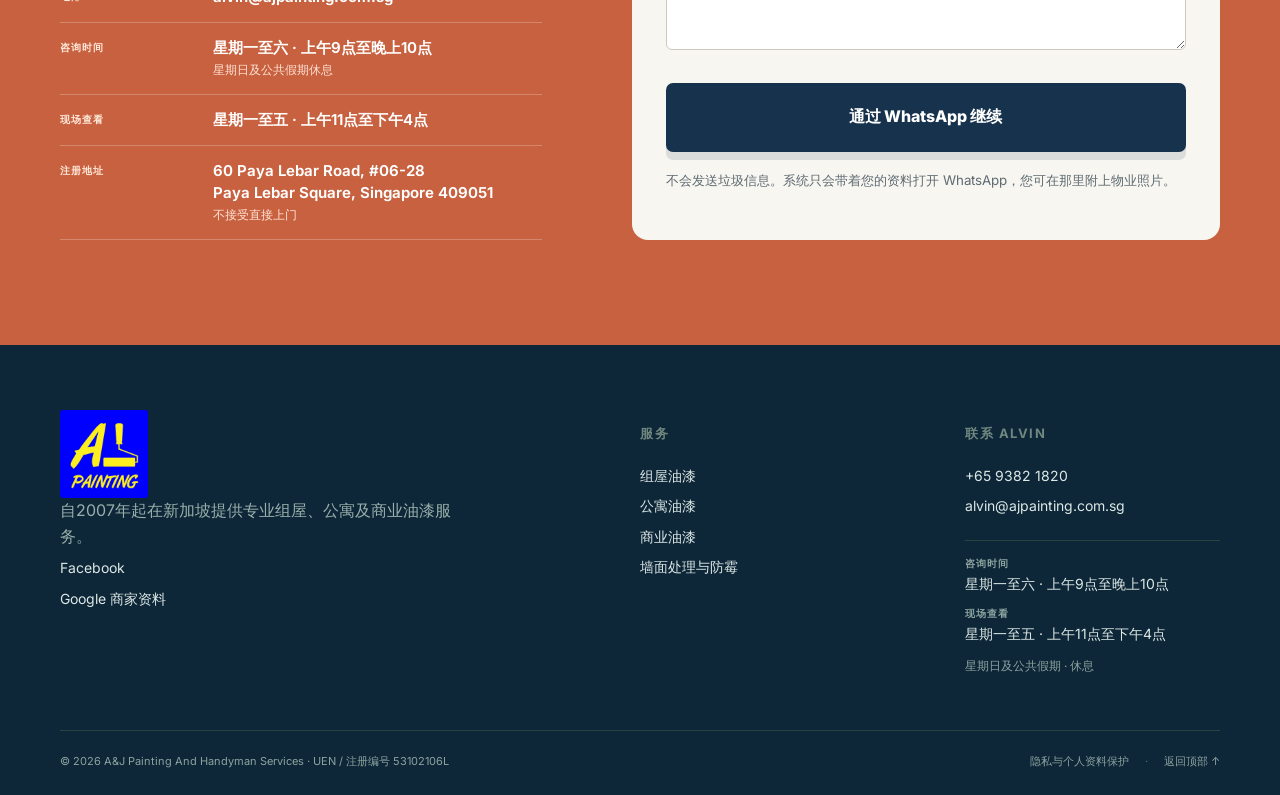
<file: zh/index.html>
<!doctype html>
<html lang="zh-Hans-SG">
<head>
  <meta charset="utf-8">
  <meta name="viewport" content="width=device-width, initial-scale=1">
  <title>新加坡油漆服务｜组屋、公寓及商业油漆｜A&J</title>
  <meta name="description" content="A&J 自2007年起为新加坡组屋、公寓及商业空间提供专业油漆服务。自有经验团队、细致准备、透明报价及免费现场估价。">
  <!-- Temporary launch protection: remove this tag when the site is ready to be indexed. -->
  <meta name="robots" content="noindex, nofollow, noarchive, nosnippet, noimageindex">
  <link rel="canonical" href="https://www.ajpainting.com.sg/zh/">
  <link rel="alternate" hreflang="en-SG" href="https://www.ajpainting.com.sg/">
  <link rel="alternate" hreflang="zh-SG" href="https://www.ajpainting.com.sg/zh/">
  <link rel="alternate" hreflang="x-default" href="https://www.ajpainting.com.sg/">
  <link rel="icon" href="../assets/images/logo.png">
  <link rel="manifest" href="../site.webmanifest">
  <link rel="preload" href="../assets/images/hero.jpg" as="image" fetchpriority="high">
  <link rel="preconnect" href="https://fonts.googleapis.com">
  <link rel="preconnect" href="https://fonts.gstatic.com" crossorigin>
  <link href="https://fonts.googleapis.com/css2?family=Inter:wght@400;500;600;700;800&family=Manrope:wght@600;700;800&display=swap" rel="stylesheet">
  <link rel="stylesheet" href="../styles.css">
  <meta property="og:type" content="website">
  <meta property="og:locale" content="zh_SG">
  <meta property="og:title" content="A&J 油漆服务｜好漆工从第一层漆之前开始">
  <meta property="og:description" content="自2007年服务新加坡家庭。自有团队、妥善保护、细致准备及整洁交付。">
  <meta property="og:url" content="https://www.ajpainting.com.sg/zh/">
  <meta property="og:image" content="https://www.ajpainting.com.sg/assets/images/hero.jpg">
  <meta name="twitter:card" content="summary_large_image">
  <script type="application/ld+json">
  {
    "@context": "https://schema.org",
    "@type": "HousePainter",
    "@id": "https://www.ajpainting.com.sg/#business",
    "name": "A&J Painting And Handyman Services",
    "legalName": "A&J Painting And Handyman Services",
    "description": "新加坡组屋、公寓及商业油漆承包商，住宅工程由自有经验团队完成，提供细致墙面处理、透明价格及免费现场估价。",
    "slogan": "价格诚实透明，工艺优质可靠，服务值得信赖。",
    "url": "https://www.ajpainting.com.sg/zh/",
    "image": "https://www.ajpainting.com.sg/assets/images/hero.jpg",
    "logo": "https://www.ajpainting.com.sg/assets/images/logo.png",
    "telephone": "+65 9382 1820",
    "email": "alvin@ajpainting.com.sg",
    "foundingDate": "2007",
    "identifier": {
      "@type": "PropertyValue",
      "propertyID": "Singapore UEN / Registration Number",
      "value": "53102106L"
    },
    "priceRange": "S$580 起",
    "currenciesAccepted": "SGD",
    "paymentAccepted": "现金、PayNow、银行转账、信用卡、借记卡、免息分期付款",
    "knowsLanguage": ["English", "Mandarin"],
    "areaServed": {
      "@type": "Country",
      "name": "Singapore"
    },
    "address": {
      "@type": "PostalAddress",
      "streetAddress": "60 Paya Lebar Road, #06-28, Paya Lebar Square",
      "addressLocality": "Singapore",
      "postalCode": "409051",
      "addressCountry": "SG"
    },
    "geo": {
      "@type": "GeoCoordinates",
      "latitude": 1.31886,
      "longitude": 103.89269
    },
    "openingHoursSpecification": [{
      "@type": "OpeningHoursSpecification",
      "dayOfWeek": ["Monday", "Tuesday", "Wednesday", "Thursday", "Friday", "Saturday"],
      "opens": "09:00",
      "closes": "22:00",
      "description": "电话咨询时间；星期日及公共假期休息"
    }],
    "contactPoint": {
      "@type": "ContactPoint",
      "contactType": "customer enquiries",
      "name": "Alvin",
      "telephone": "+65 9382 1820",
      "email": "alvin@ajpainting.com.sg",
      "availableLanguage": ["English", "Mandarin"],
      "hoursAvailable": {
        "@type": "OpeningHoursSpecification",
        "dayOfWeek": ["Monday", "Tuesday", "Wednesday", "Thursday", "Friday", "Saturday"],
        "opens": "09:00",
        "closes": "22:00",
        "description": "星期日及公共假期休息"
      }
    },
    "hasOfferCatalog": {
      "@type": "OfferCatalog",
      "name": "油漆服务",
      "itemListElement": [
        {"@type": "Offer", "itemOffered": {"@type": "Service", "name": "组屋油漆"}},
        {"@type": "Offer", "itemOffered": {"@type": "Service", "name": "公寓油漆"}},
        {"@type": "Offer", "itemOffered": {"@type": "Service", "name": "商业及办公室油漆"}},
        {"@type": "Offer", "itemOffered": {"@type": "Service", "name": "墙面修补及表面处理"}},
        {"@type": "Offer", "itemOffered": {"@type": "Service", "name": "防霉处理"}},
        {"@type": "Offer", "itemOffered": {"@type": "Service", "name": "石灰漆及特色效果"}}
      ]
    },
    "sameAs": [
      "https://www.facebook.com/ajpaintingsingapore/",
      "https://maps.app.goo.gl/hkcWptve9Jr11ZDr7?g_st=ic"
    ]
  }
  </script>
</head>
<body>
  <a class="skip-link" href="#main">跳至主要内容</a>
  <header class="site-header" id="top">
    <div class="trustbar"><span>2007年起在新加坡注册 · UEN / 注册编号 53102106L</span><a href="tel:+6593821820">致电 +65 9382 1820</a></div>
    <nav class="nav container" aria-label="Main navigation">
      <a class="brand" href="#top" aria-label="A&J 油漆主页"><img src="../assets/images/logo.png" alt="A&J 油漆" width="88" height="88"></a>
      <button class="menu-toggle" type="button" aria-expanded="false" aria-controls="nav-links"><span></span><span></span><span></span><span class="sr-only">打开菜单</span></button>
      <div class="nav-links" id="nav-links"><a href="#services">服务</a><a href="#why-us">为何选择 A&J</a><a href="#pricing">价格</a><a href="#work">工程案例</a><a href="#reviews">顾客评价</a><a href="#faq">常见问题</a></div>
      <a class="language-toggle" href="../" data-language="en" lang="en-SG" hreflang="en-SG" aria-label="Switch to English">EN</a>
      <a class="button button-small" href="https://wa.me/6593821820?text=%E6%82%A8%E5%A5%BDA%26J%E6%B2%B9%E6%BC%86%EF%BC%8C%E6%88%91%E6%83%B3%E7%B4%A2%E5%8F%96%E5%85%8D%E8%B4%B9%E6%8A%A5%E4%BB%B7%E3%80%82" target="_blank" rel="noopener">免费估价</a>
    </nav>
  </header>

  <main id="main">
    <section class="hero">
      <div class="container hero-grid">
        <div class="hero-copy reveal">
          <p class="eyebrow">新加坡油漆承包商 · 创立于2007年</p>
          <h1>优质油漆工程，从<em>上漆前</em>开始。</h1>
          <p class="hero-lede">专业组屋、公寓及商业油漆服务。从表面处理、家具与地面保护到整洁交付，住宅工程均由我们的经验团队亲自完成，不转包。</p>
          <div class="hero-actions"><a class="button" href="https://wa.me/6593821820?text=%E6%82%A8%E5%A5%BDA%26J%E6%B2%B9%E6%BC%86%EF%BC%8C%E6%88%91%E6%83%B3%E9%A2%84%E7%BA%A6%E5%85%8D%E8%B4%B9%E7%8E%B0%E5%9C%BA%E4%BC%B0%E4%BB%B7%E3%80%82" target="_blank" rel="noopener">WhatsApp 免费估价</a><a class="text-link" href="#work">查看我们的工程 <span>↓</span></a></div>
          <ul class="hero-proof" aria-label="选择 A&J 的理由"><li><b>19+</b><span>年专业经验</span></li><li><b>151</b><span>则 Google 评价</span></li><li><b>1–3</b><span>天完成大多数住宅</span></li></ul>
        </div>
        <div class="hero-visual reveal">
          <div class="paint-swatch" aria-hidden="true"></div>
          <img src="../assets/images/hero.jpg" alt="A&J 油漆师傅细心粉刷新加坡住宅室内" width="500" height="695" fetchpriority="high">
          <div class="hero-note"><span>✓</span><p><b>整洁、保护、负责。</b><br>这就是 A&J 的标准。</p></div>
        </div>
      </div>
    </section>

    <section class="confidence-strip" aria-label="A&J 服务承诺"><div class="container"><span>免费现场估价</span><span>工程范围透明</span><span>经验丰富的本地团队</span><span>整洁交付</span></div></section>

    <section class="section" id="services">
      <div class="container">
        <div class="section-heading reveal"><p class="eyebrow">我们的服务</p><h2>为真实住宅与工作场所而设计的油漆服务。</h2><p>无论单间翻新，还是整套组屋、公寓或办公室重漆，我们都会配合您的家具、地面、使用者及时间安排。</p></div>
        <div class="service-grid">
          <article class="service-card reveal"><span class="number">01</span><h3>组屋油漆</h3><p>为二房式至公寓式组屋提供细致的室内油漆，包括仍有住户居住的单位。</p><a href="#quote">索取组屋报价 →</a></article>
          <article class="service-card featured reveal"><span class="number">02</span><h3>公寓油漆</h3><p>专业整洁施工，并配合公寓出入安排及管理条例。</p><a href="#quote">索取公寓报价 →</a></article>
          <article class="service-card reveal"><span class="number">03</span><h3>商业油漆</h3><p>办公室及商业空间重漆，配合出入、使用者及实际工作时间。</p><a href="#quote">索取商业项目报价 →</a></article>
          <article class="service-card reveal"><span class="number">04</span><h3>墙面修补与特色效果</h3><p>裂缝与螺丝孔修补、防霉处理、底漆、石灰漆及指定特色墙效果。</p><a href="#quote">咨询墙面状况 →</a></article>
        </div>
      </div>
    </section>

    <section class="section process" id="why-us">
      <div class="container process-grid">
        <div class="process-intro reveal"><p class="eyebrow">A&J 的不同之处</p><h2>准备工作不是附加项目，而是工程的核心。</h2><p>A&J 在多年设施维护经验基础上于2007年成立，坚持诚实建议、透明价格及耐久效果。住宅油漆由经验领班带领的固定团队完成。</p><img src="../assets/images/painter.jpg" alt="经验丰富的 A&J 油漆师傅施工中" width="285" height="320" loading="lazy"></div>
        <div class="process-steps">
          <article class="reveal"><img src="../assets/images/floor-protection.jpg" alt="油漆前保护地面" width="387" height="280" loading="lazy"><div><span>01</span><h3>保护您的家</h3><p>覆盖家具和地面，遮盖踢脚线与电源插座，并保留安全通道。</p></div></article>
          <article class="reveal"><img src="../assets/images/wall-prep.jpg" alt="墙面修补及表面处理" width="387" height="280" loading="lazy"><div><span>02</span><h3>处理墙面</h3><p>检查、修补和平整墙面，避免瑕疵在完成后显现。</p></div></article>
          <article class="reveal"><img src="../assets/images/clean-handover.jpg" alt="油漆完成后整洁交付" width="387" height="280" loading="lazy"><div><span>03</span><h3>完成与交付</h3><p>浅色至少涂两层，深色按需要增加涂层，最后整理现场并完成检查。</p></div></article>
        </div>
      </div>
    </section>

    <section class="section" id="pricing">
      <div class="container">
        <div class="section-heading reveal"><p class="eyebrow">透明起价</p><h2>免费现场估价前的实用价格参考。</h2><p>每个单位的面积与墙面状况不同，最终工程范围和价格会在检查后确认。现场估价完全免费。A&J 未注册消费税，因此不会另加 GST。</p></div>
        <div class="service-grid pricing-grid">
          <article class="service-card reveal"><span class="number">起价</span><h3>S$580</h3><p>单间油漆，视房间面积、墙面状况及颜色而定。</p><a href="#quote">索取房间报价 →</a></article>
          <article class="service-card reveal"><span class="number">起价</span><h3>S$780</h3><p>客厅油漆，准备及保护范围在现场查看时确认。</p><a href="#quote">索取客厅报价 →</a></article>
          <article class="service-card featured reveal"><span class="number">起价</span><h3>S$1,480</h3><p>整套组屋油漆配套，按单位大小和墙面状况调整。</p><a href="#quote">索取组屋报价 →</a></article>
          <article class="service-card reveal"><span class="number">起价</span><h3>S$250</h3><p>每间房油性封闭底漆。防霉处理须检查后报价。</p><a href="#quote">预约现场检查 →</a></article>
        </div>
      </div>
    </section>

    <section class="section work" id="work">
      <div class="container">
        <div class="section-heading light reveal"><p class="eyebrow">真实工程，真实住宅</p><h2>经得起近距离检查的手艺。</h2><p>我们更愿意展示实际准备与完成效果，而不是依赖图库照片。</p></div>
        <div class="work-grid"><figure class="reveal"><img src="../assets/images/smooth-finish.jpg" alt="A&J 完成的平滑墙面" width="387" height="280" loading="lazy"><figcaption>碧山五房式组屋 · 全屋重漆、修补及特色墙 · 2–3天</figcaption></figure><figure class="reveal"><img src="../assets/images/furniture-cover.jpg" alt="油漆前完整覆盖家具" width="387" height="280" loading="lazy"><figcaption>罗伯逊码头公寓 · 防霉处理及高级漆面 · 2天</figcaption></figure><figure class="reveal"><img src="../assets/images/floor-protection.jpg" alt="受保护的地面和遮盖边缘" width="387" height="280" loading="lazy"><figcaption>榜鹅组屋 · 全屋油漆及油性封闭底漆 · 2–3天</figcaption></figure></div>
      </div>
    </section>

    <section class="section reviews" id="reviews"><div class="container"><div class="reviews-summary reveal"><p class="eyebrow">顾客信心</p><div class="rating">★★★★½</div><h2>151则 Google 评价，评分4.6</h2><p>顾客经常称赞我们的手艺、整洁、注重细节及清晰沟通。</p><a class="text-link" href="https://maps.app.goo.gl/hkcWptve9Jr11ZDr7?g_st=ic" target="_blank" rel="noopener">在 Google 查看 A&J →</a></div><div class="review-cards"><blockquote class="reveal"><p>“虽然不是最便宜，但品质可能是市场上最好的之一。非常注重细节，勤劳且专业。”</p><footer>— Tan Hong Chin，Google 评价</footer></blockquote><blockquote class="reveal"><p>“油漆师傅整洁、认真，而且很有经验。我们很满意。”</p><footer>— Ikeman，Google 评价</footer></blockquote><blockquote class="reveal"><p>“工程出色。工人非常准时有礼，离开前确保现场干净整齐。”</p><footer>— Richard Chia，Google 评价</footer></blockquote></div></div></section>

    <section class="section faq" id="faq"><div class="container"><div class="section-heading reveal"><p class="eyebrow">预约之前</p><h2>常见问题</h2></div><div class="accordion">
      <details class="reveal"><summary>是否提供免费估价？</summary><p>是。A&J 为所有物业类型提供免费现场估价。现场查看可预约星期一至星期五，上午11点至下午4点。</p></details>
      <details class="reveal"><summary>有人居住的住宅也能施工吗？</summary><p>可以。我们经常在有人居住的住宅施工。团队会细心安排家具移动与保护，并尽可能保留可使用的通道。</p></details>
      <details class="reveal"><summary>准备工作包括什么？</summary><p>具体范围会在估价时确认。一般包括墙面检查、裂缝和螺丝孔修补、遮盖、家具移动与覆盖、地面保护及颜色咨询。</p></details>
      <details class="reveal"><summary>住宅油漆会转包吗？</summary><p>不会。A&J 的固定油漆团队会从准备到完成全程负责。电工、水管、空调、木工、铺砖及装修工程可能由合作伙伴安排。</p></details>
      <details class="reveal"><summary>使用什么油漆品牌和涂层？</summary><p>我们使用优质立邦与多乐士产品。浅色通常至少涂两层，深色可能需要三至五层。墙面有需要时会使用油性或水性底漆。</p></details>
      <details class="reveal"><summary>接受哪些付款方式？</summary><p>我们接受现金、PayNow、银行转账、信用卡及借记卡，也提供免息分期付款计划。索取报价时可向 Alvin 查询适用条款。</p></details>
      <details class="reveal"><summary>是否提供工艺保修？</summary><p>是。保修范围及修复条款视工程而定，会在报价时说明并列于发票。</p></details>
      <details class="reveal"><summary>服务新加坡哪些地区？</summary><p>我们服务全新加坡的屋主。请提供邮区和工程资料，以确认可预约时间。</p></details>
      <details class="reveal"><summary>可以到巴耶利峇广场的地址拜访吗？</summary><p>不可以。该地点只是 A&J 的注册地址，并非接待顾客的办公室，不接受直接上门。请致电或 WhatsApp 联系 Alvin，安排到您的物业现场查看。</p></details>
    </div></div></section>

    <section class="quote-section" id="quote"><div class="container quote-grid"><div class="reveal"><p class="eyebrow">免费、无压力估价</p><h2>告诉 Alvin 您想翻新的地方。</h2><p>填写简单资料后通过 WhatsApp 联系。Alvin 会尽量在咨询时间内四小时回复。您也可以在 WhatsApp 对话中发送物业照片。</p><div class="contact-list"><div class="contact-item"><span class="contact-label">电话或 WhatsApp</span><a href="tel:+6593821820">+65 9382 1820</a></div><div class="contact-item"><span class="contact-label">电邮 Alvin</span><a href="mailto:alvin@ajpainting.com.sg">alvin@ajpainting.com.sg</a></div><div class="contact-item"><span class="contact-label">咨询时间</span><span>星期一至六 · 上午9点至晚上10点<br><small>星期日及公共假期休息</small></span></div><div class="contact-item"><span class="contact-label">现场查看</span><span>星期一至五 · 上午11点至下午4点</span></div><div class="contact-item"><span class="contact-label">注册地址</span><address>60 Paya Lebar Road, #06-28<br>Paya Lebar Square, Singapore 409051<br><small>不接受直接上门</small></address></div></div></div><form id="quote-form" class="quote-form reveal" data-form-language="zh"><label>物业类型<select id="property" required><option value="">请选择</option><option>组屋</option><option>公寓</option><option>有地住宅</option><option>商业空间</option><option>其他</option></select></label><label>工程范围<select id="scope" required><option value="">请选择</option><option>全屋</option><option>部分房间</option><option>单间／特色墙</option><option>修补及重漆</option><option>防霉处理</option><option>其他</option></select></label><label>您的姓名<input id="name" type="text" autocomplete="name" required placeholder="我们该如何称呼您？"></label><label>工程详情<textarea id="details" rows="4" placeholder="物业大小、墙面状况、希望日期……"></textarea></label><button class="button" type="submit">通过 WhatsApp 继续</button><small>不会发送垃圾信息。系统只会带着您的资料打开 WhatsApp，您可在那里附上物业照片。</small></form></div></section>
  </main>

  <footer><div class="container footer-grid"><div><a class="brand footer-brand" href="#top" aria-label="A&J 油漆主页"><img src="../assets/images/logo.png" alt="A&J 油漆" width="88" height="88"></a><p>自2007年起在新加坡提供专业组屋、公寓及商业油漆服务。</p><a href="https://www.facebook.com/ajpaintingsingapore/" target="_blank" rel="noopener">Facebook</a><a href="https://maps.app.goo.gl/hkcWptve9Jr11ZDr7?g_st=ic" target="_blank" rel="noopener">Google 商家资料</a></div><div><h3>服务</h3><a href="#services">组屋油漆</a><a href="#services">公寓油漆</a><a href="#services">商业油漆</a><a href="#services">墙面处理与防霉</a></div><div class="footer-contact"><h3>联系 Alvin</h3><a href="tel:+6593821820">+65 9382 1820</a><a href="mailto:alvin@ajpainting.com.sg">alvin@ajpainting.com.sg</a><div class="footer-hours"><span>咨询时间</span><p>星期一至六 · 上午9点至晚上10点</p><span>现场查看</span><p>星期一至五 · 上午11点至下午4点</p><small>星期日及公共假期 · 休息</small></div></div></div><div class="container legal"><span>© <span id="year"></span> A&J Painting And Handyman Services · UEN / 注册编号 53102106L</span><span class="legal-links"><a href="privacy.html">隐私与个人资料保护</a><a href="#top">返回顶部 ↑</a></span></div></footer>

  <a class="whatsapp-float" href="https://wa.me/6593821820?text=%E6%82%A8%E5%A5%BDA%26J%E6%B2%B9%E6%BC%86%EF%BC%8C%E6%88%91%E6%83%B3%E7%B4%A2%E5%8F%96%E5%85%8D%E8%B4%B9%E6%8A%A5%E4%BB%B7%E3%80%82" target="_blank" rel="noopener" aria-label="通过 WhatsApp 联系 A&J 油漆"><span>●</span> WhatsApp 咨询</a>
  <script src="../script.js" defer></script>
</body>
</html>
</file>
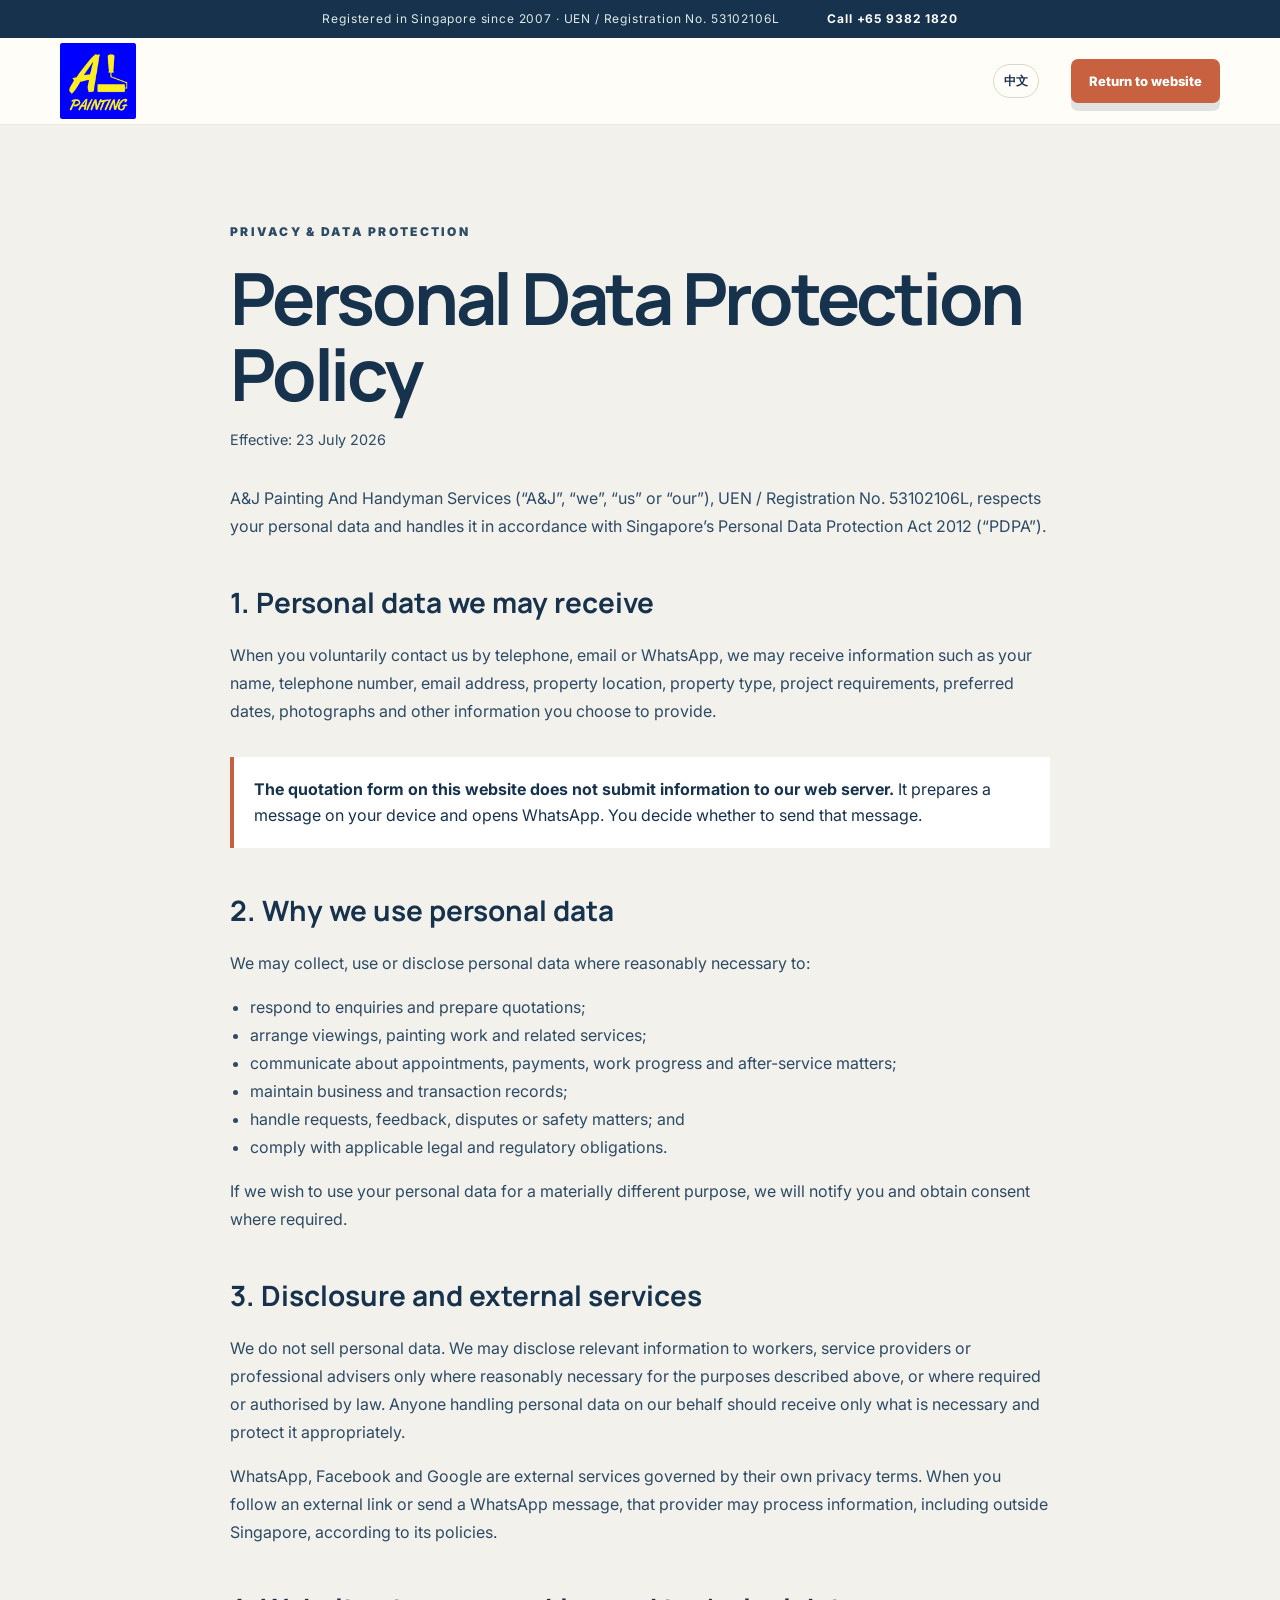
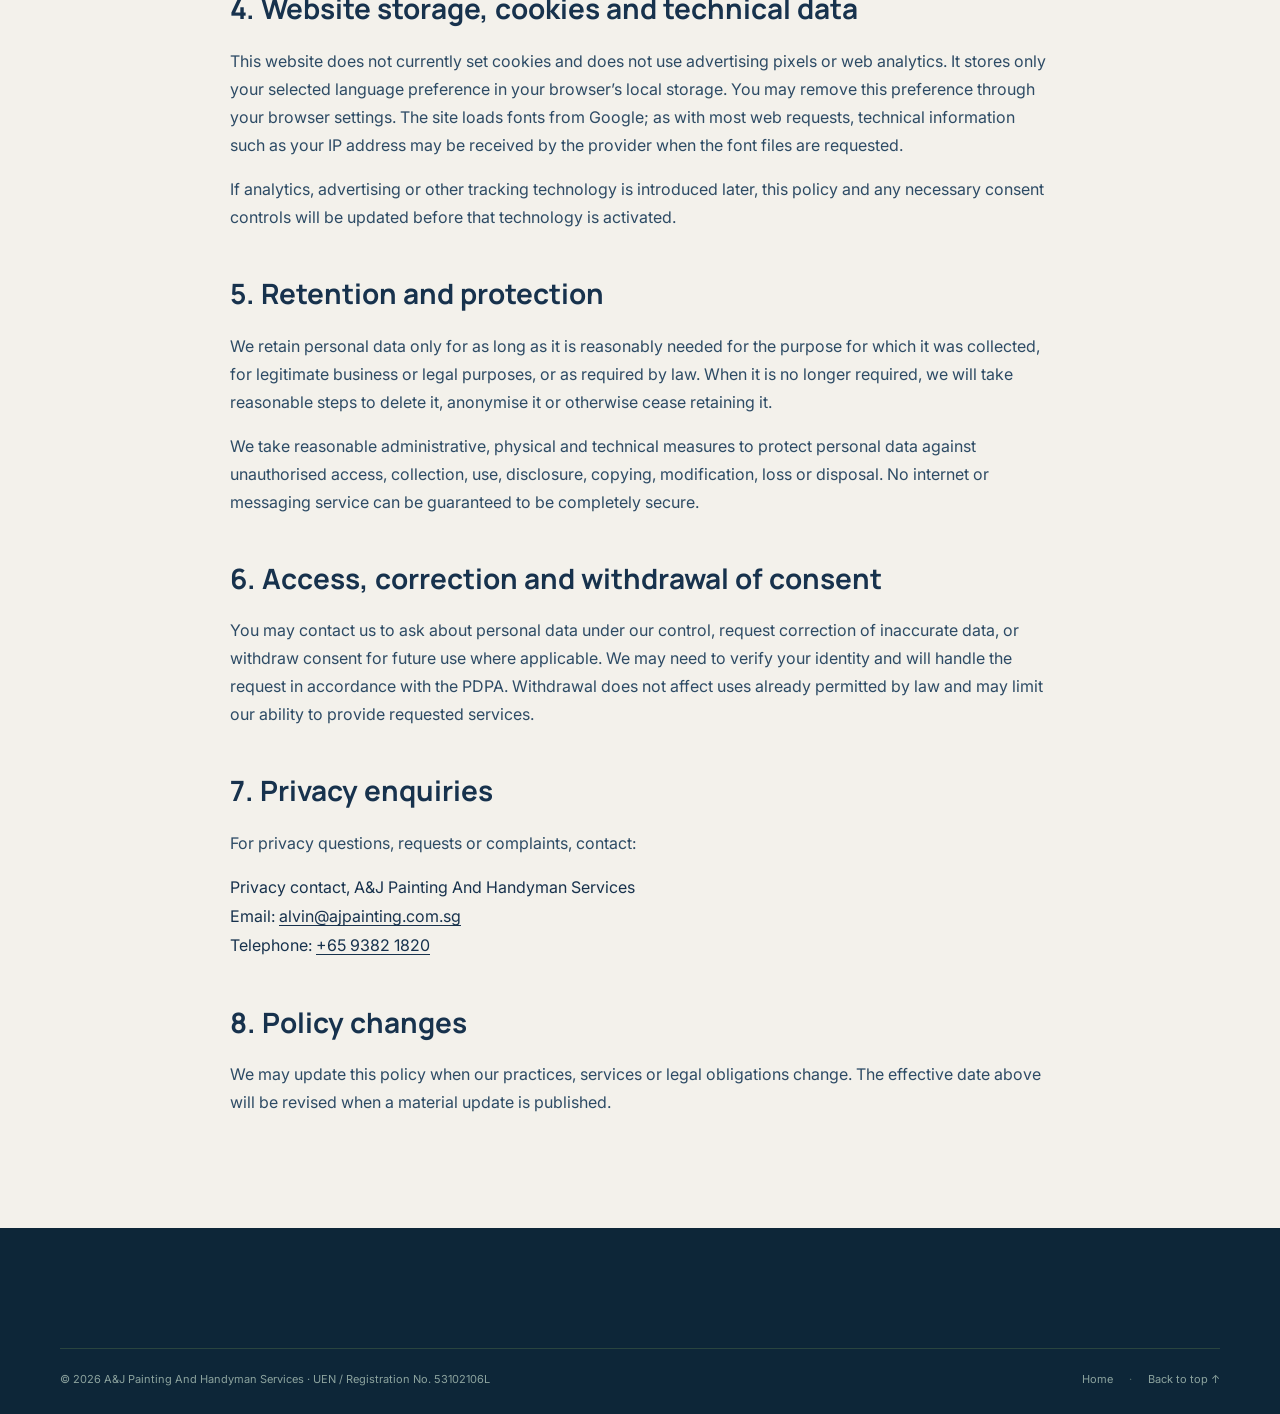
<file: privacy.html>
<!doctype html>
<html lang="en-SG">
<head>
  <meta charset="utf-8">
  <meta name="viewport" content="width=device-width, initial-scale=1">
  <title>Privacy & Data Protection | A&J Painting</title>
  <meta name="description" content="How A&J Painting And Handyman Services collects, uses and protects personal data submitted through enquiries.">
  <meta name="robots" content="noindex, nofollow, noarchive, nosnippet, noimageindex">
  <link rel="canonical" href="https://www.ajpainting.com.sg/privacy.html">
  <link rel="alternate" hreflang="en-SG" href="https://www.ajpainting.com.sg/privacy.html">
  <link rel="alternate" hreflang="zh-SG" href="https://www.ajpainting.com.sg/zh/privacy.html">
  <link rel="icon" href="assets/images/logo.png">
  <link rel="preconnect" href="https://fonts.googleapis.com">
  <link rel="preconnect" href="https://fonts.gstatic.com" crossorigin>
  <link href="https://fonts.googleapis.com/css2?family=Inter:wght@400;500;600;700;800&family=Manrope:wght@600;700;800&display=swap" rel="stylesheet">
  <link rel="stylesheet" href="styles.css">
</head>
<body>
  <a class="skip-link" href="#main">Skip to content</a>
  <header class="site-header" id="top">
    <div class="trustbar"><span>Registered in Singapore since 2007 · UEN / Registration No. 53102106L</span><a href="tel:+6593821820">Call +65 9382 1820</a></div>
    <nav class="nav container" aria-label="Legal page navigation">
      <a class="brand" href="./" aria-label="A&J Painting home"><img src="assets/images/logo.png" alt="A&J Painting" width="88" height="88"></a>
      <a class="language-toggle" href="zh/privacy.html" lang="zh-SG" hreflang="zh-SG">中文</a>
      <a class="button button-small" href="./">Return to website</a>
    </nav>
  </header>

  <main class="policy-main" id="main">
    <article class="container policy-content">
      <p class="eyebrow">Privacy & data protection</p>
      <h1>Personal Data Protection Policy</h1>
      <p class="policy-meta">Effective: 23 July 2026</p>
      <p>A&J Painting And Handyman Services (“A&J”, “we”, “us” or “our”), UEN / Registration No. 53102106L, respects your personal data and handles it in accordance with Singapore’s Personal Data Protection Act 2012 (“PDPA”).</p>

      <h2>1. Personal data we may receive</h2>
      <p>When you voluntarily contact us by telephone, email or WhatsApp, we may receive information such as your name, telephone number, email address, property location, property type, project requirements, preferred dates, photographs and other information you choose to provide.</p>
      <div class="policy-notice"><strong>The quotation form on this website does not submit information to our web server.</strong> It prepares a message on your device and opens WhatsApp. You decide whether to send that message.</div>

      <h2>2. Why we use personal data</h2>
      <p>We may collect, use or disclose personal data where reasonably necessary to:</p>
      <ul>
        <li>respond to enquiries and prepare quotations;</li>
        <li>arrange viewings, painting work and related services;</li>
        <li>communicate about appointments, payments, work progress and after-service matters;</li>
        <li>maintain business and transaction records;</li>
        <li>handle requests, feedback, disputes or safety matters; and</li>
        <li>comply with applicable legal and regulatory obligations.</li>
      </ul>
      <p>If we wish to use your personal data for a materially different purpose, we will notify you and obtain consent where required.</p>

      <h2>3. Disclosure and external services</h2>
      <p>We do not sell personal data. We may disclose relevant information to workers, service providers or professional advisers only where reasonably necessary for the purposes described above, or where required or authorised by law. Anyone handling personal data on our behalf should receive only what is necessary and protect it appropriately.</p>
      <p>WhatsApp, Facebook and Google are external services governed by their own privacy terms. When you follow an external link or send a WhatsApp message, that provider may process information, including outside Singapore, according to its policies.</p>

      <h2>4. Website storage, cookies and technical data</h2>
      <p>This website does not currently set cookies and does not use advertising pixels or web analytics. It stores only your selected language preference in your browser’s local storage. You may remove this preference through your browser settings. The site loads fonts from Google; as with most web requests, technical information such as your IP address may be received by the provider when the font files are requested.</p>
      <p>If analytics, advertising or other tracking technology is introduced later, this policy and any necessary consent controls will be updated before that technology is activated.</p>

      <h2>5. Retention and protection</h2>
      <p>We retain personal data only for as long as it is reasonably needed for the purpose for which it was collected, for legitimate business or legal purposes, or as required by law. When it is no longer required, we will take reasonable steps to delete it, anonymise it or otherwise cease retaining it.</p>
      <p>We take reasonable administrative, physical and technical measures to protect personal data against unauthorised access, collection, use, disclosure, copying, modification, loss or disposal. No internet or messaging service can be guaranteed to be completely secure.</p>

      <h2>6. Access, correction and withdrawal of consent</h2>
      <p>You may contact us to ask about personal data under our control, request correction of inaccurate data, or withdraw consent for future use where applicable. We may need to verify your identity and will handle the request in accordance with the PDPA. Withdrawal does not affect uses already permitted by law and may limit our ability to provide requested services.</p>

      <h2>7. Privacy enquiries</h2>
      <p>For privacy questions, requests or complaints, contact:</p>
      <address>
        Privacy contact, A&J Painting And Handyman Services<br>
        Email: <a href="mailto:alvin@ajpainting.com.sg">alvin@ajpainting.com.sg</a><br>
        Telephone: <a href="tel:+6593821820">+65 9382 1820</a>
      </address>

      <h2>8. Policy changes</h2>
      <p>We may update this policy when our practices, services or legal obligations change. The effective date above will be revised when a material update is published.</p>
    </article>
  </main>

  <footer><div class="container legal"><span>© 2026 A&J Painting And Handyman Services · UEN / Registration No. 53102106L</span><span class="legal-links"><a href="./">Home</a><a href="#top">Back to top ↑</a></span></div></footer>
</body>
</html>
</file>
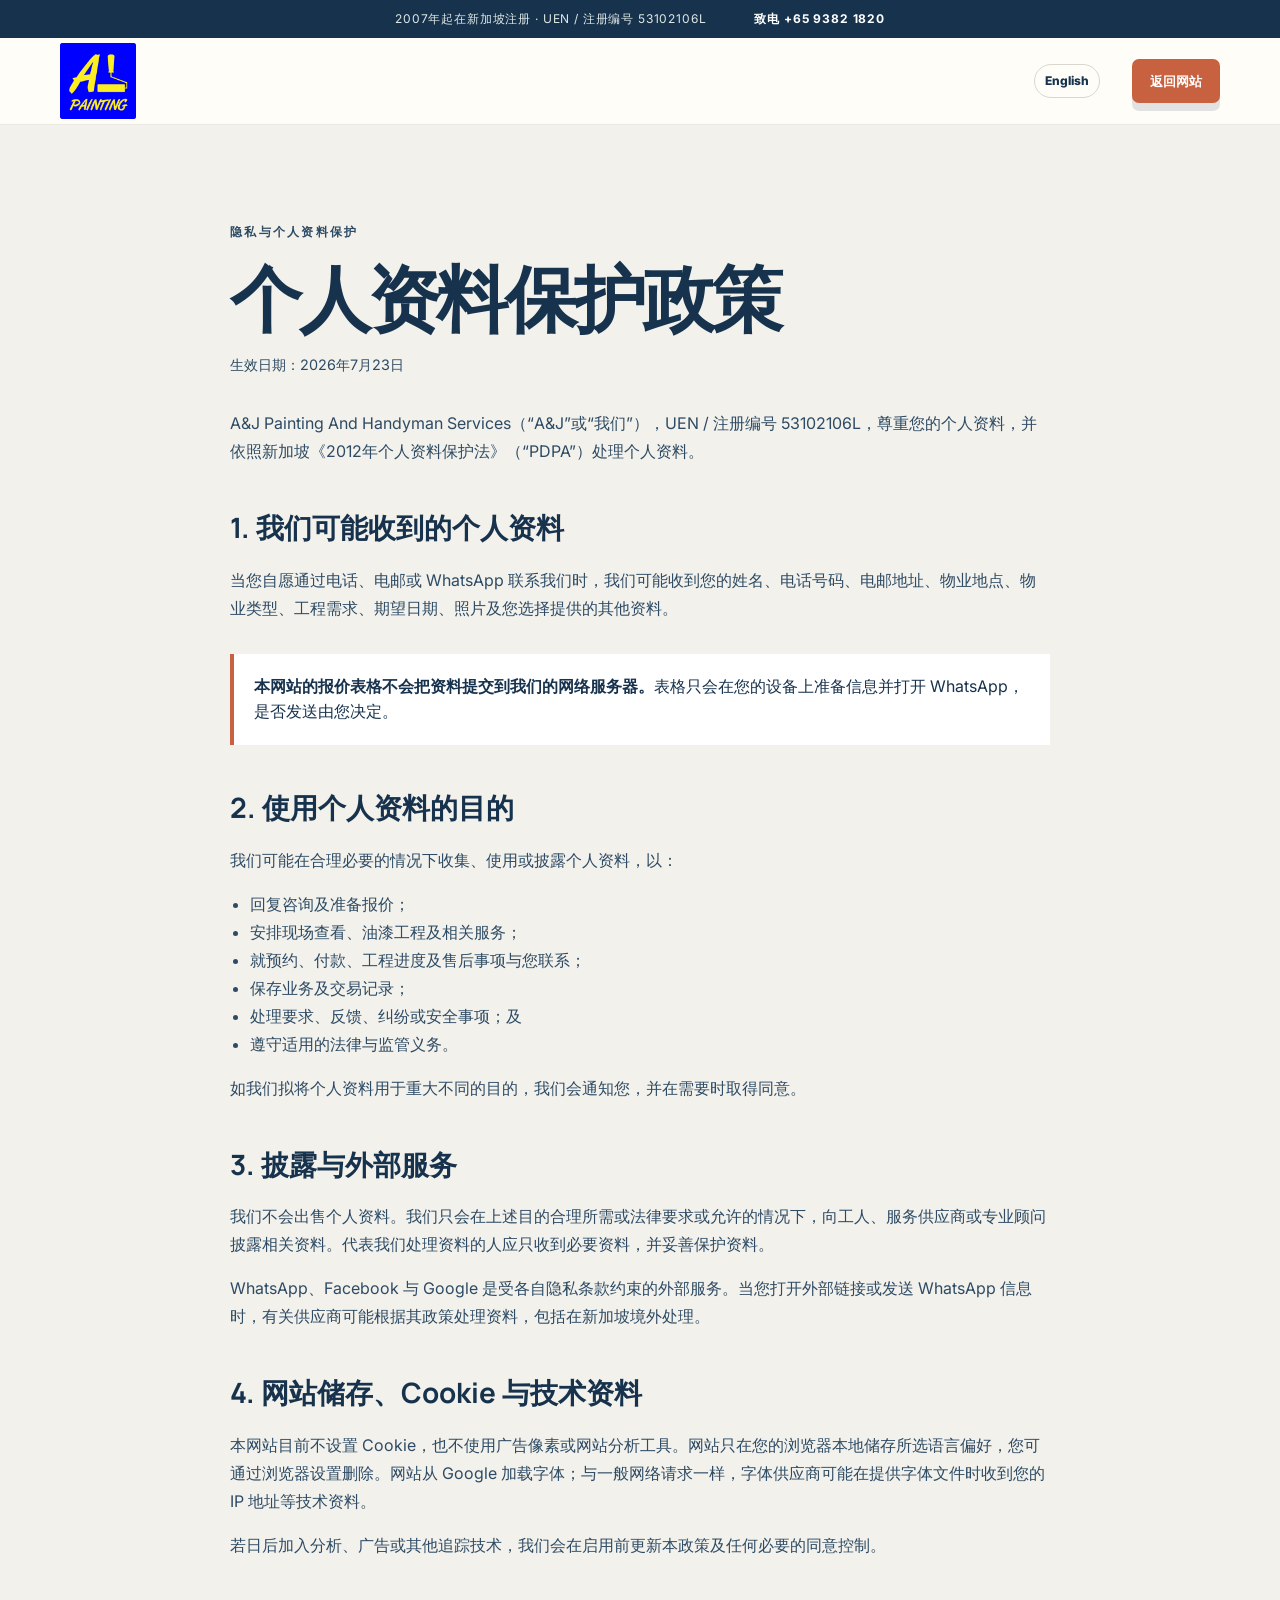
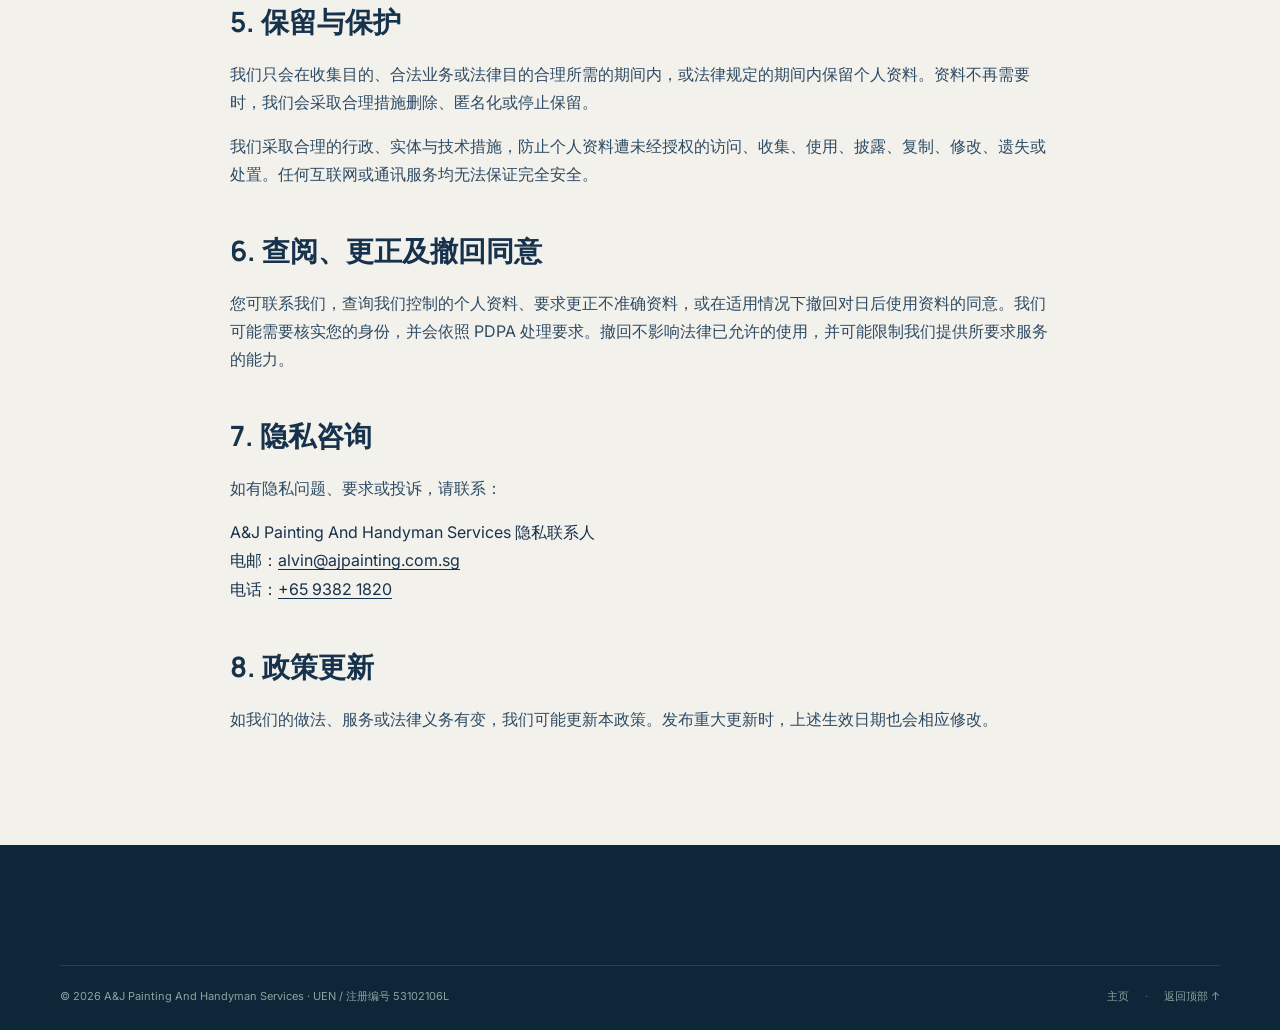
<file: zh/privacy.html>
<!doctype html>
<html lang="zh-SG">
<head>
  <meta charset="utf-8">
  <meta name="viewport" content="width=device-width, initial-scale=1">
  <title>隐私与个人资料保护 | A&J 油漆</title>
  <meta name="description" content="A&J Painting And Handyman Services 如何收集、使用及保护客户咨询中提供的个人资料。">
  <meta name="robots" content="noindex, nofollow, noarchive, nosnippet, noimageindex">
  <link rel="canonical" href="https://www.ajpainting.com.sg/zh/privacy.html">
  <link rel="alternate" hreflang="en-SG" href="https://www.ajpainting.com.sg/privacy.html">
  <link rel="alternate" hreflang="zh-SG" href="https://www.ajpainting.com.sg/zh/privacy.html">
  <link rel="icon" href="../assets/images/logo.png">
  <link rel="preconnect" href="https://fonts.googleapis.com">
  <link rel="preconnect" href="https://fonts.gstatic.com" crossorigin>
  <link href="https://fonts.googleapis.com/css2?family=Inter:wght@400;500;600;700;800&family=Manrope:wght@600;700;800&display=swap" rel="stylesheet">
  <link rel="stylesheet" href="../styles.css">
</head>
<body>
  <a class="skip-link" href="#main">跳至主要内容</a>
  <header class="site-header" id="top">
    <div class="trustbar"><span>2007年起在新加坡注册 · UEN / 注册编号 53102106L</span><a href="tel:+6593821820">致电 +65 9382 1820</a></div>
    <nav class="nav container" aria-label="法律页面导航">
      <a class="brand" href="./" aria-label="A&J 油漆主页"><img src="../assets/images/logo.png" alt="A&J 油漆" width="88" height="88"></a>
      <a class="language-toggle" href="../privacy.html" lang="en-SG" hreflang="en-SG">English</a>
      <a class="button button-small" href="./">返回网站</a>
    </nav>
  </header>

  <main class="policy-main" id="main">
    <article class="container policy-content">
      <p class="eyebrow">隐私与个人资料保护</p>
      <h1>个人资料保护政策</h1>
      <p class="policy-meta">生效日期：2026年7月23日</p>
      <p>A&J Painting And Handyman Services（“A&J”或“我们”），UEN / 注册编号 53102106L，尊重您的个人资料，并依照新加坡《2012年个人资料保护法》（“PDPA”）处理个人资料。</p>

      <h2>1. 我们可能收到的个人资料</h2>
      <p>当您自愿通过电话、电邮或 WhatsApp 联系我们时，我们可能收到您的姓名、电话号码、电邮地址、物业地点、物业类型、工程需求、期望日期、照片及您选择提供的其他资料。</p>
      <div class="policy-notice"><strong>本网站的报价表格不会把资料提交到我们的网络服务器。</strong>表格只会在您的设备上准备信息并打开 WhatsApp，是否发送由您决定。</div>

      <h2>2. 使用个人资料的目的</h2>
      <p>我们可能在合理必要的情况下收集、使用或披露个人资料，以：</p>
      <ul>
        <li>回复咨询及准备报价；</li>
        <li>安排现场查看、油漆工程及相关服务；</li>
        <li>就预约、付款、工程进度及售后事项与您联系；</li>
        <li>保存业务及交易记录；</li>
        <li>处理要求、反馈、纠纷或安全事项；及</li>
        <li>遵守适用的法律与监管义务。</li>
      </ul>
      <p>如我们拟将个人资料用于重大不同的目的，我们会通知您，并在需要时取得同意。</p>

      <h2>3. 披露与外部服务</h2>
      <p>我们不会出售个人资料。我们只会在上述目的合理所需或法律要求或允许的情况下，向工人、服务供应商或专业顾问披露相关资料。代表我们处理资料的人应只收到必要资料，并妥善保护资料。</p>
      <p>WhatsApp、Facebook 与 Google 是受各自隐私条款约束的外部服务。当您打开外部链接或发送 WhatsApp 信息时，有关供应商可能根据其政策处理资料，包括在新加坡境外处理。</p>

      <h2>4. 网站储存、Cookie 与技术资料</h2>
      <p>本网站目前不设置 Cookie，也不使用广告像素或网站分析工具。网站只在您的浏览器本地储存所选语言偏好，您可通过浏览器设置删除。网站从 Google 加载字体；与一般网络请求一样，字体供应商可能在提供字体文件时收到您的 IP 地址等技术资料。</p>
      <p>若日后加入分析、广告或其他追踪技术，我们会在启用前更新本政策及任何必要的同意控制。</p>

      <h2>5. 保留与保护</h2>
      <p>我们只会在收集目的、合法业务或法律目的合理所需的期间内，或法律规定的期间内保留个人资料。资料不再需要时，我们会采取合理措施删除、匿名化或停止保留。</p>
      <p>我们采取合理的行政、实体与技术措施，防止个人资料遭未经授权的访问、收集、使用、披露、复制、修改、遗失或处置。任何互联网或通讯服务均无法保证完全安全。</p>

      <h2>6. 查阅、更正及撤回同意</h2>
      <p>您可联系我们，查询我们控制的个人资料、要求更正不准确资料，或在适用情况下撤回对日后使用资料的同意。我们可能需要核实您的身份，并会依照 PDPA 处理要求。撤回不影响法律已允许的使用，并可能限制我们提供所要求服务的能力。</p>

      <h2>7. 隐私咨询</h2>
      <p>如有隐私问题、要求或投诉，请联系：</p>
      <address>
        A&J Painting And Handyman Services 隐私联系人<br>
        电邮：<a href="mailto:alvin@ajpainting.com.sg">alvin@ajpainting.com.sg</a><br>
        电话：<a href="tel:+6593821820">+65 9382 1820</a>
      </address>

      <h2>8. 政策更新</h2>
      <p>如我们的做法、服务或法律义务有变，我们可能更新本政策。发布重大更新时，上述生效日期也会相应修改。</p>
    </article>
  </main>

  <footer><div class="container legal"><span>© 2026 A&J Painting And Handyman Services · UEN / 注册编号 53102106L</span><span class="legal-links"><a href="./">主页</a><a href="#top">返回顶部 ↑</a></span></div></footer>
</body>
</html>
</file>
<file: styles.css>
:root{--ink:#18332f;--ink-2:#294b45;--cream:#f7f3e9;--paper:#fffdf8;--yellow:#f2c84b;--yellow-2:#eab934;--orange:#d9663a;--line:#dcd8cc;--muted:#68736f;--white:#fff;--shadow:0 20px 55px rgba(24,51,47,.12);--radius:20px}*{box-sizing:border-box}html{scroll-behavior:smooth}body{margin:0;color:var(--ink);background:var(--paper);font-family:Arial,Helvetica,sans-serif;line-height:1.6}img{max-width:100%;display:block}a{color:inherit;text-decoration:none}button,input,select,textarea{font:inherit}.container{width:min(1160px,calc(100% - 40px));margin-inline:auto}.skip-link{position:absolute;left:-9999px;top:8px;background:#fff;padding:10px;z-index:100}.skip-link:focus{left:8px}.sr-only{position:absolute;width:1px;height:1px;overflow:hidden;clip:rect(0,0,0,0)}.trustbar{height:38px;background:var(--ink);color:#dfe9e6;display:flex;justify-content:center;gap:48px;align-items:center;font-size:12px;letter-spacing:.07em}.trustbar a{font-weight:700;color:#fff}.site-header{position:relative;z-index:20;background:rgba(255,253,248,.96);border-bottom:1px solid rgba(24,51,47,.09)}.nav{height:86px;display:flex;align-items:center;gap:32px}.brand{display:flex;align-items:center;font-size:21px;letter-spacing:.04em;margin-right:auto}.brand img{width:58px;height:58px;object-fit:contain}.brand b{display:block;font-size:12px;letter-spacing:.24em;color:var(--orange)}.nav-links{display:flex;gap:26px;font-size:14px;font-weight:700}.nav-links a{position:relative}.nav-links a:after{content:"";height:2px;background:var(--orange);position:absolute;left:0;right:100%;bottom:-7px;transition:.25s}.nav-links a:hover:after{right:0}.button{display:inline-flex;align-items:center;justify-content:center;min-height:54px;padding:0 24px;background:var(--yellow);color:var(--ink);border:0;border-radius:7px;font-weight:800;box-shadow:0 8px 0 rgba(24,51,47,.12);transition:transform .2s,background .2s}.button:hover{transform:translateY(-2px);background:var(--yellow-2)}.button-small{min-height:44px;padding:0 18px;font-size:13px}.menu-toggle{display:none;border:0;background:none;padding:10px}.menu-toggle span:not(.sr-only){display:block;width:24px;height:2px;background:var(--ink);margin:5px}.hero{overflow:hidden;background:linear-gradient(110deg,var(--cream) 0 66%,#e9e0cd 66%);padding:72px 0 66px}.hero-grid{display:grid;grid-template-columns:1.06fr .94fr;align-items:center;gap:76px}.eyebrow{text-transform:uppercase;color:var(--orange);font-size:12px;line-height:1.2;font-weight:900;letter-spacing:.19em;margin:0 0 18px}.hero h1,.section h2,.quote-section h2{font-family:Georgia,'Times New Roman',serif;font-size:clamp(46px,6vw,76px);line-height:1.02;letter-spacing:-.045em;margin:0}.hero h1 em{color:var(--orange);font-weight:400}.hero-lede{font-size:19px;max-width:650px;color:var(--ink-2);margin:27px 0 31px}.hero-actions{display:flex;align-items:center;gap:30px}.text-link{font-weight:800;border-bottom:1px solid currentColor;padding-bottom:3px}.hero-proof{list-style:none;padding:0;margin:48px 0 0;display:flex;gap:0}.hero-proof li{padding:0 27px;border-right:1px solid #cfc8b8;display:flex;flex-direction:column}.hero-proof li:first-child{padding-left:0}.hero-proof li:last-child{border:0}.hero-proof b{font-family:Georgia,serif;font-size:28px;line-height:1}.hero-proof span{font-size:11px;text-transform:uppercase;letter-spacing:.1em;margin-top:8px;color:var(--muted)}.hero-visual{position:relative;max-width:450px;margin-left:auto}.hero-visual>img{width:100%;height:560px;object-fit:cover;border-radius:220px 220px 18px 18px;position:relative;z-index:1;box-shadow:var(--shadow)}.paint-swatch{position:absolute;width:210px;height:210px;border-radius:50%;background:var(--yellow);right:-45px;top:-30px}.hero-note{position:absolute;z-index:2;left:-55px;bottom:35px;background:#fff;padding:16px 20px;box-shadow:var(--shadow);display:flex;gap:12px;align-items:center;border-radius:10px}.hero-note span{width:34px;height:34px;border-radius:50%;display:grid;place-items:center;background:var(--ink);color:#fff}.hero-note p{font-size:12px;line-height:1.5;margin:0}.confidence-strip{background:var(--yellow);padding:18px 0}.confidence-strip .container{display:flex;justify-content:space-between;text-transform:uppercase;font-size:11px;font-weight:900;letter-spacing:.11em}.confidence-strip span:before{content:"✓";margin-right:9px}.section{padding:110px 0}.section-heading{max-width:700px;margin-bottom:52px}.section-heading h2,.process h2,.reviews h2,.faq h2{font-family:Georgia,serif;font-size:clamp(38px,4.8vw,58px);line-height:1.08;letter-spacing:-.035em;margin:0 0 20px}.section-heading>p:last-child{color:var(--muted);font-size:17px}.service-grid{display:grid;grid-template-columns:repeat(4,1fr);gap:14px}.service-card{min-height:330px;border:1px solid var(--line);padding:30px 25px;display:flex;flex-direction:column;background:#fff;border-radius:14px;transition:.25s}.service-card:hover{transform:translateY(-7px);box-shadow:var(--shadow)}.service-card.featured{background:var(--ink);color:#fff;border-color:var(--ink)}.service-card .number{color:var(--orange);font-size:12px;font-weight:900}.service-card h3{font-family:Georgia,serif;font-size:26px;margin:40px 0 14px}.service-card p{color:var(--muted);font-size:14px}.service-card.featured p{color:#bdcdc9}.service-card a{margin-top:auto;font-size:13px;font-weight:800;color:var(--orange)}.process{background:var(--cream)}.process-grid{display:grid;grid-template-columns:.78fr 1.22fr;gap:75px}.process-intro>p:not(.eyebrow){color:var(--muted)}.process-intro>img{margin-top:35px;width:100%;height:290px;object-fit:cover;border-radius:14px}.process-steps article{display:grid;grid-template-columns:210px 1fr;gap:30px;align-items:center;padding:25px 0;border-bottom:1px solid var(--line)}.process-steps article:first-child{padding-top:0}.process-steps img{width:210px;height:150px;object-fit:cover;border-radius:10px}.process-steps span{color:var(--orange);font-size:12px;font-weight:900}.process-steps h3{font-family:Georgia,serif;font-size:27px;margin:5px 0}.process-steps p{font-size:14px;color:var(--muted);margin:0}.work{background:var(--ink);color:#fff}.section-heading.light>p:last-child{color:#b9cac6}.work-grid{display:grid;grid-template-columns:repeat(3,1fr);gap:20px}.work figure{margin:0;overflow:hidden;border-radius:14px;background:#274842}.work img{width:100%;height:300px;object-fit:cover;transition:transform .5s}.work figure:hover img{transform:scale(1.04)}.work figcaption{padding:18px 20px;font-family:Georgia,serif;font-size:19px}.reviews .container{display:grid;grid-template-columns:.72fr 1.28fr;gap:85px}.rating{color:var(--yellow-2);letter-spacing:.14em;font-size:25px}.reviews-summary h2{font-size:45px}.reviews-summary>p{color:var(--muted)}.review-cards{display:grid;gap:14px}.review-cards blockquote{margin:0;padding:28px 34px;border:1px solid var(--line);border-radius:12px;background:#fff}.review-cards blockquote p{font-family:Georgia,serif;font-size:19px;margin:0 0 12px}.review-cards footer{font-size:12px;color:var(--muted);font-weight:800}.faq{background:var(--cream)}.accordion{max-width:860px}.accordion details{border-top:1px solid #c9c4b8;padding:0}.accordion details:last-child{border-bottom:1px solid #c9c4b8}.accordion summary{list-style:none;cursor:pointer;font-family:Georgia,serif;font-size:21px;font-weight:700;padding:23px 42px 23px 0;position:relative}.accordion summary::-webkit-details-marker{display:none}.accordion summary:after{content:"+";position:absolute;right:8px;font-family:Arial;font-weight:400}.accordion details[open] summary:after{content:"−"}.accordion details p{color:var(--muted);margin:-5px 0 24px;max-width:760px}.quote-section{padding:105px 0;background:var(--orange);color:#fff}.quote-grid{display:grid;grid-template-columns:.9fr 1.1fr;gap:90px}.quote-section h2{font-size:56px}.quote-section .eyebrow{color:#ffe8a0}.contact-list{margin-top:38px;display:flex;flex-direction:column;gap:8px;font-weight:700}.quote-form{background:var(--paper);color:var(--ink);padding:34px;border-radius:16px;display:grid;grid-template-columns:1fr 1fr;gap:18px}.quote-form label{font-size:12px;font-weight:800}.quote-form label:nth-child(4){grid-column:1/-1}.quote-form input,.quote-form select,.quote-form textarea{width:100%;display:block;margin-top:7px;border:1px solid #cfc9bb;border-radius:6px;background:#fff;padding:12px;min-height:48px}.quote-form textarea{resize:vertical}.quote-form button,.quote-form small{grid-column:1/-1}.quote-form small{color:var(--muted)}footer{background:#102824;color:#dce8e5;padding:65px 0 25px}.footer-grid{display:grid;grid-template-columns:2fr 1fr 1fr;gap:70px}.footer-brand{justify-content:flex-start;margin:0}.footer-grid>div:first-child p{max-width:420px;color:#99afaa}.footer-grid h3{font-size:13px;text-transform:uppercase;letter-spacing:.12em;color:var(--yellow)}.footer-grid>div:not(:first-child){display:flex;flex-direction:column;gap:8px;font-size:14px}.footer-grid p{margin:0}.legal{border-top:1px solid #29443f;margin-top:55px;padding-top:22px;display:flex;justify-content:space-between;font-size:11px;color:#8ca39e}.whatsapp-float{position:fixed;right:20px;bottom:20px;z-index:15;background:#25d366;color:#082c17;padding:13px 18px;border-radius:99px;font-size:13px;font-weight:900;box-shadow:0 10px 35px rgba(0,0,0,.2)}.whatsapp-float span{margin-right:5px}.reveal{opacity:0;transform:translateY(22px);transition:opacity .7s ease,transform .7s ease}.reveal.visible{opacity:1;transform:none}@media(prefers-reduced-motion:reduce){html{scroll-behavior:auto}.reveal{opacity:1;transform:none;transition:none}}@media(max-width:980px){.nav-links{display:none;position:absolute;top:86px;left:20px;right:20px;background:#fff;padding:25px;box-shadow:var(--shadow);flex-direction:column}.nav-links.open{display:flex}.nav>.button-small{display:none}.menu-toggle{display:block}.hero-grid,.process-grid,.reviews .container,.quote-grid{grid-template-columns:1fr}.hero{background:var(--cream)}.hero-visual{margin:30px auto 0}.service-grid{grid-template-columns:1fr 1fr}.quote-grid{gap:45px}.work img{height:230px}.footer-grid{grid-template-columns:1.5fr 1fr 1fr}}@media(max-width:650px){.container{width:min(100% - 28px,1160px)}.trustbar{height:auto;padding:8px 14px;justify-content:space-between;gap:10px;font-size:9px}.nav{height:72px}.nav-links{top:72px}.brand img{width:48px;height:48px}.brand{font-size:18px}.hero{padding:48px 0}.hero-grid{gap:28px}.hero h1{font-size:45px}.hero-lede{font-size:16px}.hero-actions{align-items:flex-start;flex-direction:column;gap:20px}.hero-proof{margin-top:38px;justify-content:space-between}.hero-proof li{padding:0 10px}.hero-proof b{font-size:22px}.hero-proof span{font-size:9px}.hero-visual>img{height:440px}.hero-note{left:10px;right:10px;bottom:18px}.paint-swatch{right:-15px}.confidence-strip .container{display:grid;grid-template-columns:1fr 1fr;gap:9px}.section{padding:75px 0}.service-grid,.work-grid{grid-template-columns:1fr}.service-card{min-height:280px}.process-steps article{grid-template-columns:110px 1fr;gap:16px}.process-steps img{width:110px;height:110px}.process-steps h3{font-size:22px}.work img{height:270px}.reviews .container{gap:40px}.review-cards blockquote{padding:23px}.quote-section{padding:75px 0}.quote-section h2{font-size:44px}.quote-form{grid-template-columns:1fr;padding:22px}.quote-form label:nth-child(4){grid-column:auto}.footer-grid{grid-template-columns:1fr;gap:35px}.legal{flex-direction:column;gap:8px}.whatsapp-float{right:14px;bottom:14px}.section-heading h2,.process h2,.faq h2{font-size:39px}}
.review-cards footer{display:inline-block;background:transparent;padding:0;color:var(--muted);font-size:12px;font-weight:800;line-height:1.4}
.brand img{width:76px;height:76px}.footer-brand img{width:88px;height:88px}@media(max-width:650px){.brand img{width:64px;height:64px}.footer-brand img{width:82px;height:82px}}
.nav>.brand>img{width:76px;height:76px}.footer-grid .footer-brand>img{width:88px;height:88px}@media(max-width:650px){.nav>.brand>img{width:64px;height:64px}.footer-grid .footer-brand>img{width:82px;height:82px}}
:root:root{--ink:#17324d;--ink-2:#2d4b65;--cream:#f3f1eb;--paper:#f8f6f1;--yellow:#70877f;--yellow-2:#5f766e;--orange:#c8613f;--line:#d9d7d0;--muted:#5e6b72;--shadow:0 20px 55px rgba(23,50,77,.12)}
html body{font-family:'Inter',Arial,Helvetica,sans-serif}
html body .hero h1,html body .section h2,html body .quote-section h2,html body .section-heading h2,html body .process h2,html body .reviews h2,html body .faq h2,html body .service-card h3,html body .process-steps h3,html body .work figcaption,html body .review-cards blockquote p{font-family:'Manrope','Avenir Next',Arial,sans-serif;letter-spacing:-.035em}
html body .button{background:var(--orange);color:#fff;box-shadow:0 8px 0 rgba(23,50,77,.13)}
html body .button:hover{background:#ad4f32}
html body .confidence-strip{background:var(--ink);color:#fff}
html body .confidence-strip span:before{color:#9db5ad}
html body .service-card.featured{background:var(--ink);border-color:var(--ink)}
html body .work{background:var(--ink)}
html body .quote-section{background:var(--orange)}
html body .quote-section .button{background:var(--ink)}
html body .quote-section .button:hover{background:#0d253b}
.language-toggle{display:inline-flex;align-items:center;justify-content:center;min-width:46px;height:34px;padding:0 10px;border:1px solid var(--line);border-radius:999px;font-size:12px;font-weight:800;white-space:nowrap}.language-toggle:hover{border-color:var(--orange);color:var(--orange)}@media(max-width:650px){.language-toggle{margin-left:auto}.nav{gap:10px}}
html body footer{background:#0d2638}
.footer-grid>div:first-child>a:not(.footer-brand){display:block;width:max-content;margin-top:8px;font-size:14px}.footer-grid>div:first-child>a:not(.footer-brand):hover{color:var(--yellow)}
.contact-list{margin-top:34px;display:block;font-weight:400;border-top:1px solid rgba(255,255,255,.3)}.contact-item{display:grid;grid-template-columns:135px minmax(0,1fr);gap:18px;padding:14px 0;border-bottom:1px solid rgba(255,255,255,.24);line-height:1.45}.contact-label{font-size:10px;font-weight:800;letter-spacing:.1em;text-transform:uppercase;color:#ffe8d9;padding-top:3px}.contact-item>a,.contact-item>span:not(.contact-label),.contact-item address{font-size:15px;font-weight:650;color:#fff}.contact-item address{font-style:normal}.contact-item small{font-size:12px;font-weight:500;color:#ffe3d7}@media(max-width:650px){.contact-item{grid-template-columns:1fr;gap:3px;padding:12px 0}.contact-label{padding-top:0}}
.footer-hours{margin-top:14px;padding-top:14px;border-top:1px solid #29443f;display:grid;gap:2px}.footer-hours span{margin-top:8px;color:#8ca39e;font-size:10px;font-weight:800;letter-spacing:.1em;text-transform:uppercase}.footer-hours span:first-child{margin-top:0}.footer-hours p{color:#dce8e5}.footer-hours small{margin-top:8px;color:#8ca39e;font-size:12px}
.legal-links{display:flex;align-items:center;flex-wrap:wrap;gap:.75rem 0}.legal-links a+a{margin-left:1rem}.legal-links a+a:before{content:"·";margin-right:1rem;color:#58706a}.policy-main{padding:clamp(3rem,8vw,6rem) 0;background:var(--cream)}.policy-content{max-width:820px}.policy-content h1{margin:0 0 1rem;font-family:'Manrope','Avenir Next',Arial,sans-serif;font-size:clamp(2.4rem,6vw,4.5rem);line-height:1.05;letter-spacing:-.045em}.policy-content h2{margin:2.5rem 0 .75rem;font-family:'Manrope','Avenir Next',Arial,sans-serif;font-size:clamp(1.35rem,3vw,1.75rem)}.policy-content p,.policy-content li{color:var(--ink-2);line-height:1.75}.policy-content ul{padding-left:1.25rem}.policy-content address{font-style:normal;line-height:1.8}.policy-content a{text-decoration:underline;text-underline-offset:3px}.policy-meta{margin-bottom:2rem;font-size:.9rem}.policy-notice{margin:2rem 0;padding:1.25rem;border-left:4px solid var(--orange);background:#fff}
</file>
